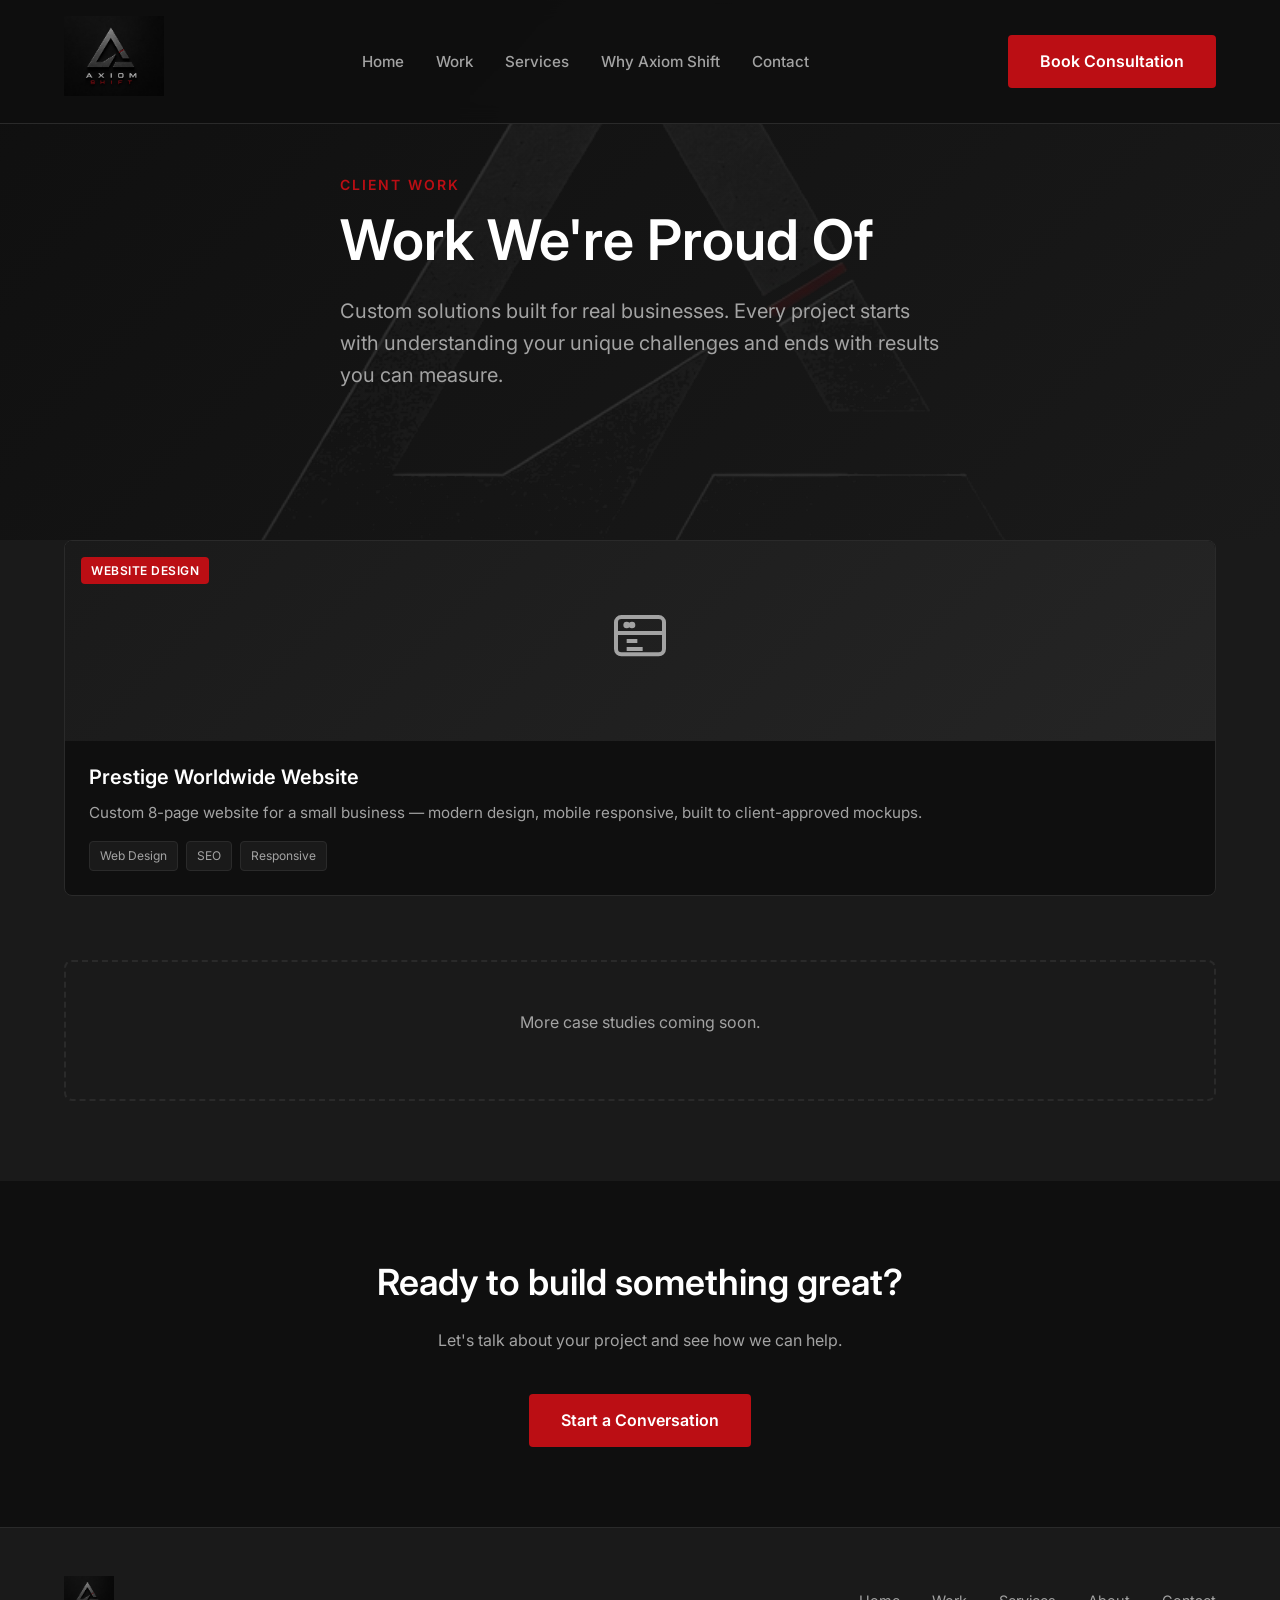
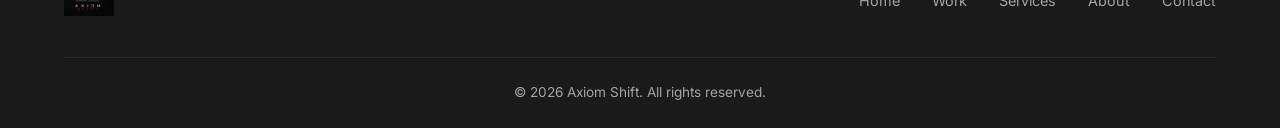
<file: work/index.html>
<!DOCTYPE html>
<html lang="en">
<head>
  <meta charset="UTF-8">
  <meta name="viewport" content="width=device-width, initial-scale=1.0">
  <meta name="description" content="Axiom Shift client work — custom websites, process automation, and business consulting projects.">
  <title>Our Work | Axiom Shift</title>
  
  <link rel="preconnect" href="https://fonts.googleapis.com">
  <link rel="preconnect" href="https://fonts.gstatic.com" crossorigin>
  <link href="https://fonts.googleapis.com/css2?family=Inter:wght@400;500;600;700&display=swap" rel="stylesheet">
  <link rel="stylesheet" href="../css/styles.css">
  <link rel="icon" type="image/png" href="../images/logo.png">
</head>
<body>

  <!-- Header -->
  <header>
    <div class="container">
      <nav>
        <a href="../" class="logo">
          <img src="../images/logo.png" alt="Axiom Shift" id="logo">
        </a>
        <ul class="nav-links">
          <li><a href="../">Home</a></li>
          <li><a href="/">Work</a></li>
          <li><a href="../#services">Services</a></li>
          <li><a href="../#about">Why Axiom Shift</a></li>
          <li><a href="../#contact">Contact</a></li>
        </ul>
        <a href="../#contact" class="btn btn-primary">Book Consultation</a>
      </nav>
    </div>
  </header>

  <!-- Page Hero -->
  <section class="hero" style="min-height: 60vh; padding: 140px 0 80px;">
    <div class="container">
      <div class="hero-content">
        <h6 style="color: var(--color-primary); font-size: 0.875rem; text-transform: uppercase; letter-spacing: 2px; margin-bottom: 16px;">Client Work</h6>
        <h1>Work We're Proud Of</h1>
        <p style="max-width: 600px;">Custom solutions built for real businesses. Every project starts with understanding your unique challenges and ends with results you can measure.</p>
      </div>
    </div>
  </section>

  <!-- Portfolio Grid -->
  <section class="services" style="padding-top: 0;">
    <div class="container">
      <div class="work-grid">

        <a href="prestige-worldwide/" class="work-card">
          <div class="work-card-inner">
            <div class="work-badge">Website Design</div>
            <div class="work-placeholder">
              <svg viewBox="0 0 24 24" fill="none" stroke="currentColor" stroke-width="1.5">
                <rect x="3" y="3" width="18" height="14" rx="2"/>
                <path d="M3 9h18"/>
                <circle cx="7" cy="6" r="0.5" fill="currentColor"/>
                <circle cx="9" cy="6" r="0.5" fill="currentColor"/>
                <path d="M7 12h4M7 15h6"/>
              </svg>
            </div>
            <div class="work-card-content">
              <h3>Prestige Worldwide Website</h3>
              <p>Custom 8-page website for a small business — modern design, mobile responsive, built to client-approved mockups.</p>
              <div class="work-tags">
                <span>Web Design</span>
                <span>SEO</span>
                <span>Responsive</span>
              </div>
            </div>
            <div class="work-arrow">
              <svg viewBox="0 0 24 24" fill="none" stroke="currentColor" stroke-width="2">
                <path d="M5 12h14M12 5l7 7-7 7"/>
              </svg>
            </div>
          </div>
        </a>

      </div>

      <!-- Coming Soon Placeholder -->
      <div class="coming-soon">
        <p>More case studies coming soon.</p>
      </div>
    </div>
  </section>

  <!-- CTA Section -->
  <section class="contact" style="text-align: center;">
    <div class="container">
      <h2>Ready to build something great?</h2>
      <p style="max-width: 500px; margin: 24px auto 40px;">Let's talk about your project and see how we can help.</p>
      <a href="../#contact" class="btn btn-primary">Start a Conversation</a>
    </div>
  </section>

  <!-- Footer -->
  <footer>
    <div class="container">
      <div class="footer-content">
        <div class="footer-logo">
          <img src="../images/logo.png" alt="Axiom Shift" style="height: 40px; width: auto;">
        </div>
        <ul class="footer-links">
          <li><a href="../">Home</a></li>
          <li><a href="/">Work</a></li>
          <li><a href="../#services">Services</a></li>
          <li><a href="../#about">About</a></li>
          <li><a href="../#contact">Contact</a></li>
        </ul>
      </div>
      <div class="footer-bottom">
        <p>&copy; 2026 Axiom Shift. All rights reserved.</p>
      </div>
    </div>
  </footer>

  <script src="../js/main.js"></script>

  <style>
    .work-grid {
      display: grid;
      grid-template-columns: repeat(auto-fit, minmax(340px, 1fr));
      gap: 32px;
      margin-bottom: 64px;
    }

    .work-card {
      display: block;
      text-decoration: none;
      color: inherit;
    }

    .work-card-inner {
      background: var(--color-bg-dark);
      border: 1px solid var(--color-border);
      border-radius: 8px;
      overflow: hidden;
      transition: all 0.3s ease;
      position: relative;
    }

    .work-card:hover .work-card-inner {
      border-color: var(--color-primary);
      transform: translateY(-4px);
    }

    .work-badge {
      position: absolute;
      top: 16px;
      left: 16px;
      background: var(--color-primary);
      color: white;
      font-size: 0.75rem;
      font-weight: 600;
      padding: 4px 10px;
      border-radius: 4px;
      text-transform: uppercase;
      letter-spacing: 0.5px;
    }

    .work-placeholder {
      height: 200px;
      background: linear-gradient(135deg, var(--color-bg-card) 0%, #252525 100%);
      display: flex;
      align-items: center;
      justify-content: center;
      color: var(--color-text-muted);
    }

    .work-placeholder svg {
      width: 64px;
      height: 64px;
    }

    .work-card-content {
      padding: 24px;
    }

    .work-card-content h3 {
      color: var(--color-white);
      font-size: 1.25rem;
      margin-bottom: 12px;
    }

    .work-card-content p {
      color: var(--color-text-muted);
      font-size: 0.95rem;
      margin-bottom: 16px;
    }

    .work-tags {
      display: flex;
      gap: 8px;
      flex-wrap: wrap;
    }

    .work-tags span {
      background: var(--color-bg-card);
      color: var(--color-text-muted);
      font-size: 0.75rem;
      padding: 4px 10px;
      border-radius: 4px;
      border: 1px solid var(--color-border);
    }

    .work-arrow {
      position: absolute;
      bottom: 24px;
      right: 24px;
      width: 32px;
      height: 32px;
      color: var(--color-primary);
      opacity: 0;
      transition: opacity 0.3s ease;
    }

    .work-card:hover .work-arrow {
      opacity: 1;
    }

    .coming-soon {
      text-align: center;
      padding: 48px;
      border: 2px dashed var(--color-border);
      border-radius: 8px;
      color: var(--color-text-muted);
    }
  </style>

</body>
</html>
</file>
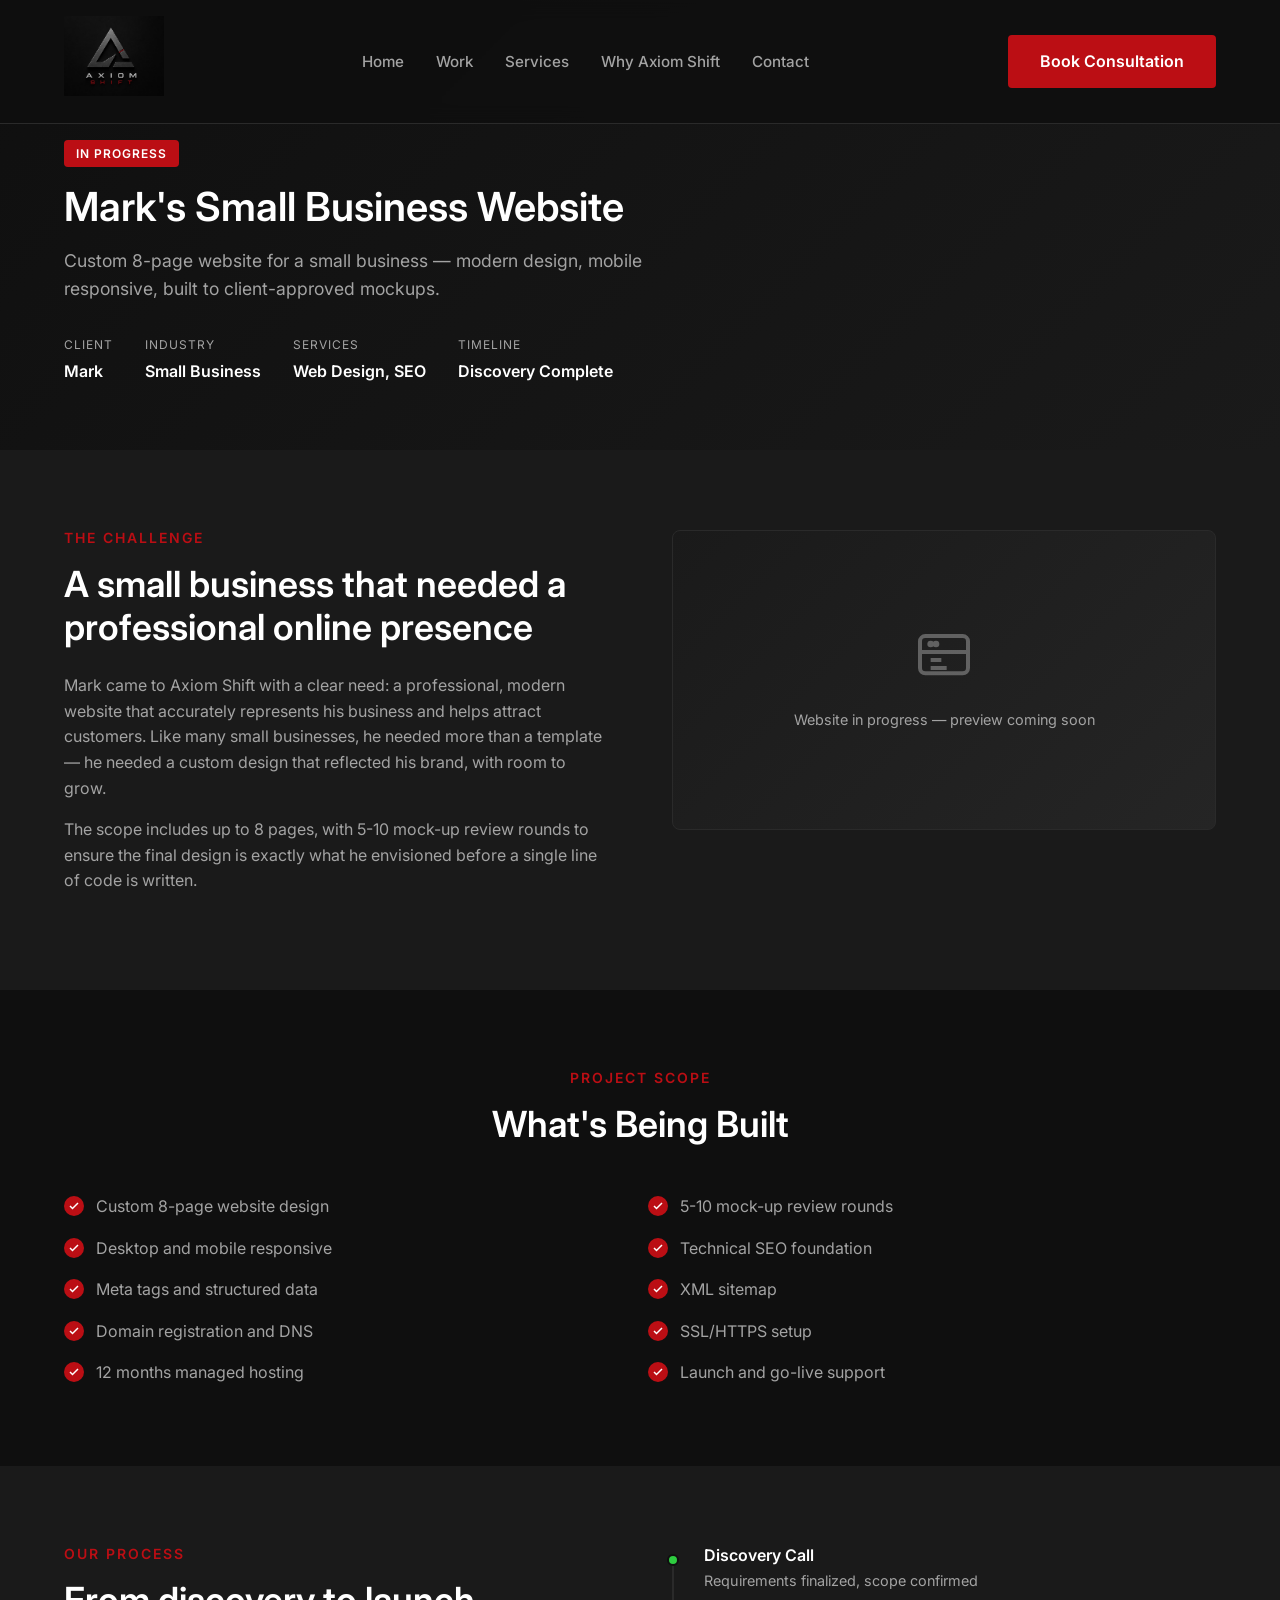
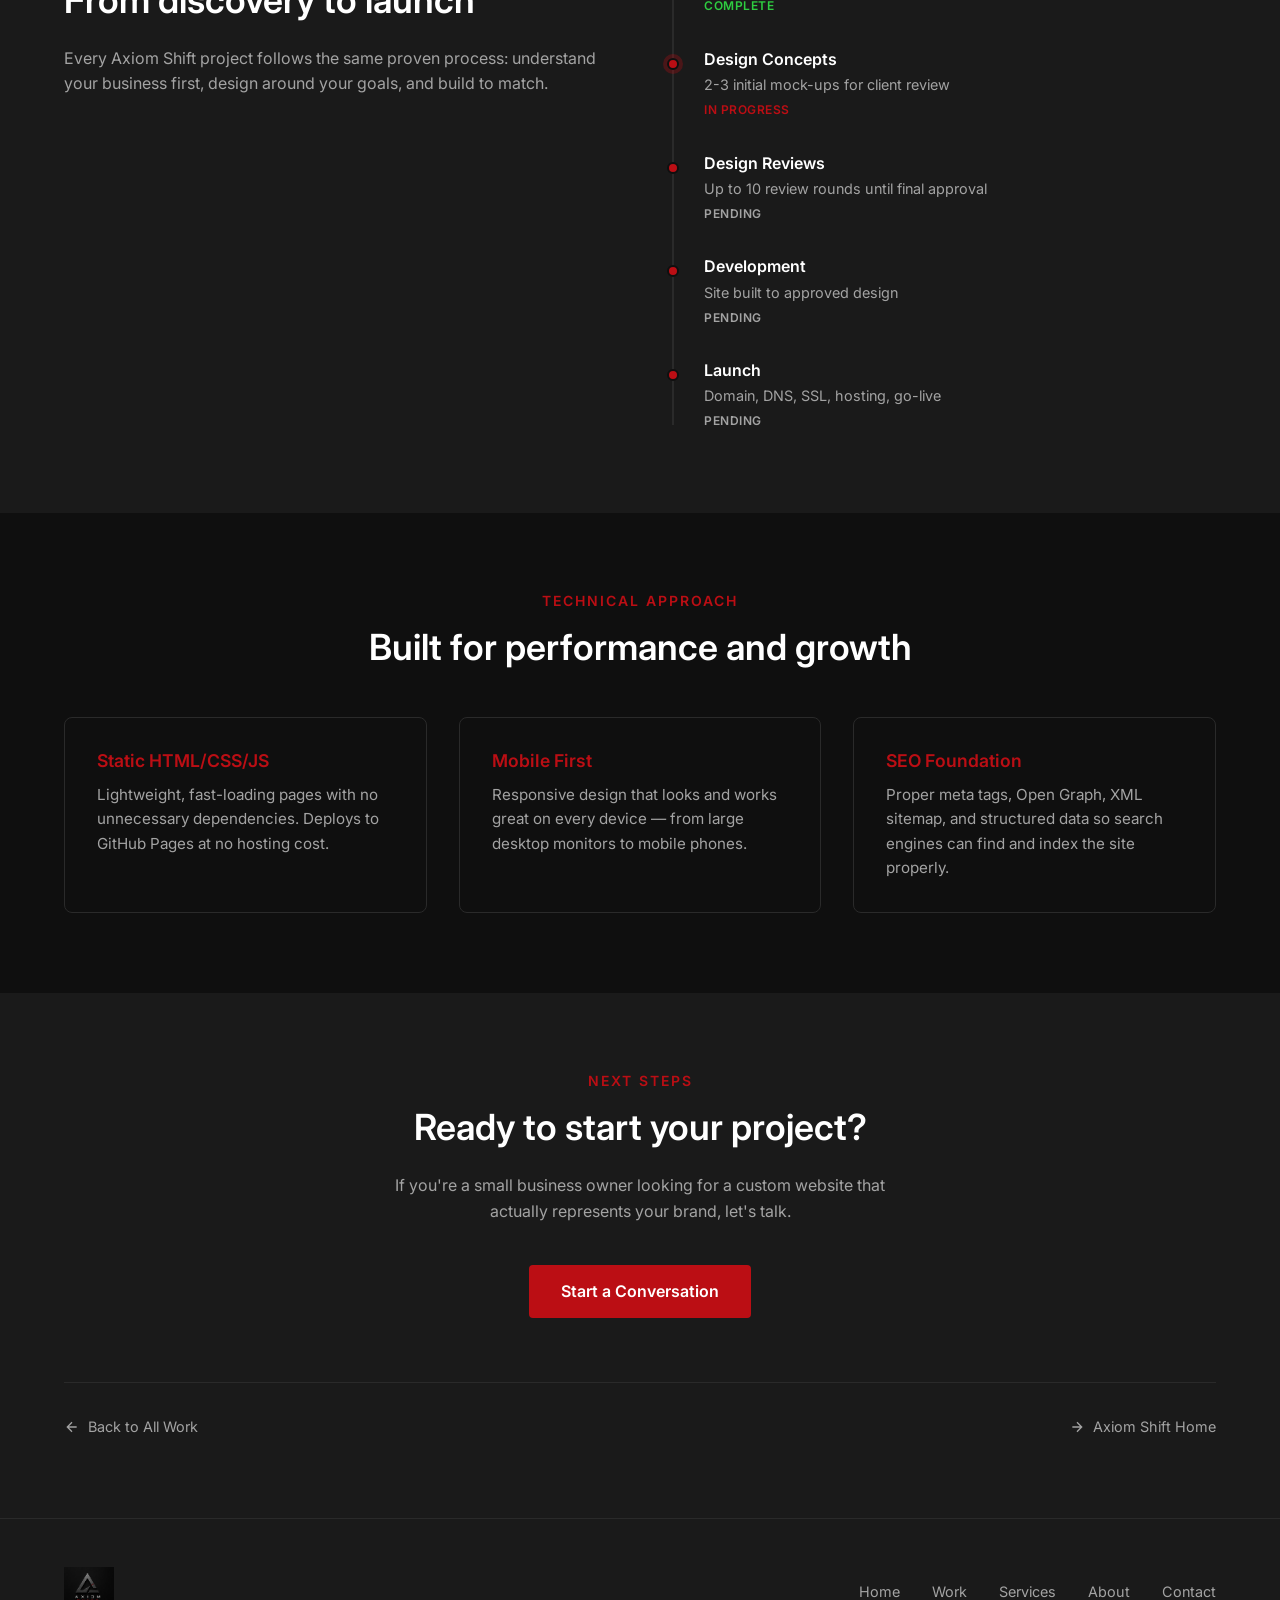
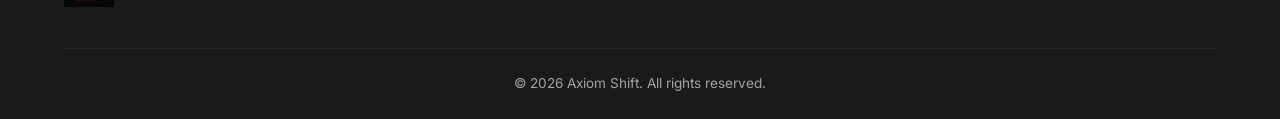
<file: work/marks-website/index.html>
<!DOCTYPE html>
<html lang="en">
<head>
  <meta charset="UTF-8">
  <meta name="viewport" content="width=device-width, initial-scale=1.0">
  <meta name="description" content="Custom 8-page small business website — modern design, mobile responsive, built to client-approved mockups.">
  <title>Mark's Small Business Website | Axiom Shift</title>
  
  <link rel="preconnect" href="https://fonts.googleapis.com">
  <link rel="preconnect" href="https://fonts.gstatic.com" crossorigin>
  <link href="https://fonts.googleapis.com/css2?family=Inter:wght@400;500;600;700&display=swap" rel="stylesheet">
  <link rel="stylesheet" href="../../css/styles.css">
  <link rel="icon" type="image/png" href="../../images/logo.png">

  <style>
    /* Case Study Specific */
    .cs-hero {
      min-height: 50vh;
      padding: 140px 0 60px;
      background: linear-gradient(135deg, var(--color-bg-dark) 0%, #1a1a1a 100%);
    }

    .cs-badge {
      display: inline-block;
      background: var(--color-primary);
      color: white;
      font-size: 0.75rem;
      font-weight: 600;
      padding: 4px 12px;
      border-radius: 4px;
      text-transform: uppercase;
      letter-spacing: 1px;
      margin-bottom: 16px;
    }

    .cs-meta {
      display: flex;
      gap: 32px;
      margin-top: 32px;
      flex-wrap: wrap;
    }

    .cs-meta-item {
      display: flex;
      flex-direction: column;
      gap: 4px;
    }

    .cs-meta-label {
      font-size: 0.75rem;
      color: var(--color-text-muted);
      text-transform: uppercase;
      letter-spacing: 1px;
    }

    .cs-meta-value {
      font-weight: 600;
      color: var(--color-white);
    }

    .cs-section {
      padding: 80px 0;
    }

    .cs-section-alt {
      background: var(--color-bg-card);
    }

    .cs-grid-2 {
      display: grid;
      grid-template-columns: 1fr 1fr;
      gap: 64px;
      align-items: start;
    }

    .cs-grid-3 {
      display: grid;
      grid-template-columns: repeat(3, 1fr);
      gap: 32px;
    }

    .cs-card {
      background: var(--color-bg-dark);
      padding: 32px;
      border-radius: 8px;
      border: 1px solid var(--color-border);
    }

    .cs-card h3 {
      color: var(--color-primary);
      margin-bottom: 12px;
      font-size: 1.1rem;
    }

    .cs-card p {
      font-size: 0.95rem;
      margin: 0;
    }

    .cs-scope-list {
      list-style: none;
      display: grid;
      grid-template-columns: 1fr 1fr;
      gap: 16px;
    }

    .cs-scope-list li {
      display: flex;
      align-items: flex-start;
      gap: 12px;
      color: var(--color-text-muted);
    }

    .cs-scope-list li::before {
      content: '';
      width: 20px;
      height: 20px;
      background: var(--color-primary);
      border-radius: 50%;
      flex-shrink: 0;
      margin-top: 2px;
      background-image: url("data:image/svg+xml,%3Csvg xmlns='http://www.w3.org/2000/svg' viewBox='0 0 24 24' fill='none' stroke='white' stroke-width='3'%3E%3Cpolyline points='20 6 9 17 4 12'/%3E%3C/svg%3E");
      background-size: 12px;
      background-position: center;
      background-repeat: no-repeat;
    }

    .cs-timeline {
      position: relative;
      padding-left: 32px;
    }

    .cs-timeline::before {
      content: '';
      position: absolute;
      left: 0;
      top: 8px;
      bottom: 8px;
      width: 2px;
      background: var(--color-border);
    }

    .cs-timeline-item {
      position: relative;
      padding-bottom: 32px;
    }

    .cs-timeline-item:last-child {
      padding-bottom: 0;
    }

    .cs-timeline-item::before {
      content: '';
      position: absolute;
      left: -37px;
      top: 8px;
      width: 12px;
      height: 12px;
      background: var(--color-primary);
      border-radius: 50%;
      border: 2px solid var(--color-bg-dark);
    }

    .cs-timeline-item.completed::before {
      background: #2ecc40;
    }

    .cs-timeline-item.current::before {
      background: var(--color-primary);
      box-shadow: 0 0 0 4px rgba(187, 14, 20, 0.3);
    }

    .cs-timeline-item h4 {
      color: var(--color-white);
      margin-bottom: 4px;
    }

    .cs-timeline-item p {
      font-size: 0.9rem;
      margin: 0;
    }

    .cs-timeline-item .status {
      font-size: 0.75rem;
      font-weight: 600;
      text-transform: uppercase;
      letter-spacing: 0.5px;
      margin-top: 4px;
    }

    .cs-timeline-item .status.done { color: #2ecc40; }
    .cs-timeline-item .status.active { color: var(--color-primary); }
    .cs-timeline-item .status.pending { color: var(--color-text-muted); }

    .cs-placeholder {
      background: linear-gradient(135deg, var(--color-bg-card) 0%, #252525 100%);
      border: 1px solid var(--color-border);
      border-radius: 8px;
      height: 300px;
      display: flex;
      flex-direction: column;
      align-items: center;
      justify-content: center;
      gap: 16px;
      color: var(--color-text-muted);
    }

    .cs-placeholder svg {
      width: 64px;
      height: 64px;
      opacity: 0.5;
    }

    .cs-placeholder p {
      font-size: 0.9rem;
      margin: 0;
    }

    .cs-nav {
      display: flex;
      justify-content: space-between;
      align-items: center;
      margin-top: 64px;
      padding-top: 32px;
      border-top: 1px solid var(--color-border);
    }

    .cs-nav a {
      color: var(--color-text-muted);
      font-size: 0.9rem;
      display: flex;
      align-items: center;
      gap: 8px;
      transition: color 0.3s ease;
    }

    .cs-nav a:hover {
      color: var(--color-primary);
    }

    .cs-nav a svg {
      width: 16px;
      height: 16px;
    }

    @media (max-width: 768px) {
      .cs-grid-2 { grid-template-columns: 1fr; }
      .cs-grid-3 { grid-template-columns: 1fr; }
      .cs-scope-list { grid-template-columns: 1fr; }
    }
  </style>
</head>
<body>

  <!-- Header -->
  <header>
    <div class="container">
      <nav>
        <a href="../../" class="logo">
          <img src="../../images/logo.png" alt="Axiom Shift" id="logo">
        </a>
        <ul class="nav-links">
          <li><a href="../../">Home</a></li>
          <li><a href="../">Work</a></li>
          <li><a href="../../#services">Services</a></li>
          <li><a href="../../#about">Why Axiom Shift</a></li>
          <li><a href="../../#contact">Contact</a></li>
        </ul>
        <a href="../../#contact" class="btn btn-primary">Book Consultation</a>
      </nav>
    </div>
  </header>

  <!-- Case Study Hero -->
  <section class="cs-hero">
    <div class="container">
      <div class="cs-badge">In Progress</div>
      <h1 style="font-size: 2.5rem; margin-bottom: 16px;">Mark's Small Business Website</h1>
      <p style="max-width: 600px; font-size: 1.1rem;">Custom 8-page website for a small business — modern design, mobile responsive, built to client-approved mockups.</p>
      
      <div class="cs-meta">
        <div class="cs-meta-item">
          <span class="cs-meta-label">Client</span>
          <span class="cs-meta-value">Mark</span>
        </div>
        <div class="cs-meta-item">
          <span class="cs-meta-label">Industry</span>
          <span class="cs-meta-value">Small Business</span>
        </div>
        <div class="cs-meta-item">
          <span class="cs-meta-label">Services</span>
          <span class="cs-meta-value">Web Design, SEO</span>
        </div>
        <div class="cs-meta-item">
          <span class="cs-meta-label">Timeline</span>
          <span class="cs-meta-value">Discovery Complete</span>
        </div>
      </div>
    </div>
  </section>

  <!-- Overview -->
  <section class="cs-section cs-section-alt">
    <div class="container">
      <div class="cs-grid-2">
        <div>
          <h6 style="color: var(--color-primary); font-size: 0.875rem; text-transform: uppercase; letter-spacing: 2px; margin-bottom: 16px;">The Challenge</h6>
          <h2 style="margin-bottom: 24px;">A small business that needed a professional online presence</h2>
          <p>Mark came to Axiom Shift with a clear need: a professional, modern website that accurately represents his business and helps attract customers. Like many small businesses, he needed more than a template — he needed a custom design that reflected his brand, with room to grow.</p>
          <p>The scope includes up to 8 pages, with 5-10 mock-up review rounds to ensure the final design is exactly what he envisioned before a single line of code is written.</p>
        </div>
        <div class="cs-placeholder">
          <svg viewBox="0 0 24 24" fill="none" stroke="currentColor" stroke-width="1.5">
            <rect x="3" y="3" width="18" height="14" rx="2"/>
            <path d="M3 9h18"/>
            <circle cx="7" cy="6" r="0.5" fill="currentColor"/>
            <circle cx="9" cy="6" r="0.5" fill="currentColor"/>
            <path d="M7 12h4M7 15h6"/>
          </svg>
          <p>Website in progress — preview coming soon</p>
        </div>
      </div>
    </div>
  </section>

  <!-- Scope -->
  <section class="cs-section">
    <div class="container">
      <h6 style="color: var(--color-primary); font-size: 0.875rem; text-transform: uppercase; letter-spacing: 2px; margin-bottom: 16px; text-align: center;">Project Scope</h6>
      <h2 style="text-align: center; margin-bottom: 48px;">What's Being Built</h2>
      
      <ul class="cs-scope-list">
        <li>Custom 8-page website design</li>
        <li>5-10 mock-up review rounds</li>
        <li>Desktop and mobile responsive</li>
        <li>Technical SEO foundation</li>
        <li>Meta tags and structured data</li>
        <li>XML sitemap</li>
        <li>Domain registration and DNS</li>
        <li>SSL/HTTPS setup</li>
        <li>12 months managed hosting</li>
        <li>Launch and go-live support</li>
      </ul>
    </div>
  </section>

  <!-- Process -->
  <section class="cs-section cs-section-alt">
    <div class="container">
      <div class="cs-grid-2">
        <div>
          <h6 style="color: var(--color-primary); font-size: 0.875rem; text-transform: uppercase; letter-spacing: 2px; margin-bottom: 16px;">Our Process</h6>
          <h2 style="margin-bottom: 24px;">From discovery to launch</h2>
          <p>Every Axiom Shift project follows the same proven process: understand your business first, design around your goals, and build to match.</p>
        </div>
        <div class="cs-timeline">
          <div class="cs-timeline-item completed">
            <h4>Discovery Call</h4>
            <p>Requirements finalized, scope confirmed</p>
            <span class="status done">Complete</span>
          </div>
          <div class="cs-timeline-item current">
            <h4>Design Concepts</h4>
            <p>2-3 initial mock-ups for client review</p>
            <span class="status active">In Progress</span>
          </div>
          <div class="cs-timeline-item">
            <h4>Design Reviews</h4>
            <p>Up to 10 review rounds until final approval</p>
            <span class="status pending">Pending</span>
          </div>
          <div class="cs-timeline-item">
            <h4>Development</h4>
            <p>Site built to approved design</p>
            <span class="status pending">Pending</span>
          </div>
          <div class="cs-timeline-item">
            <h4>Launch</h4>
            <p>Domain, DNS, SSL, hosting, go-live</p>
            <span class="status pending">Pending</span>
          </div>
        </div>
      </div>
    </div>
  </section>

  <!-- Tech Stack -->
  <section class="cs-section">
    <div class="container">
      <h6 style="color: var(--color-primary); font-size: 0.875rem; text-transform: uppercase; letter-spacing: 2px; margin-bottom: 16px; text-align: center;">Technical Approach</h6>
      <h2 style="text-align: center; margin-bottom: 48px;">Built for performance and growth</h2>
      
      <div class="cs-grid-3">
        <div class="cs-card">
          <h3>Static HTML/CSS/JS</h3>
          <p>Lightweight, fast-loading pages with no unnecessary dependencies. Deploys to GitHub Pages at no hosting cost.</p>
        </div>
        <div class="cs-card">
          <h3>Mobile First</h3>
          <p>Responsive design that looks and works great on every device — from large desktop monitors to mobile phones.</p>
        </div>
        <div class="cs-card">
          <h3>SEO Foundation</h3>
          <p>Proper meta tags, Open Graph, XML sitemap, and structured data so search engines can find and index the site properly.</p>
        </div>
      </div>
    </div>
  </section>

  <!-- Next Steps -->
  <section class="cs-section cs-section-alt">
    <div class="container" style="text-align: center;">
      <h6 style="color: var(--color-primary); font-size: 0.875rem; text-transform: uppercase; letter-spacing: 2px; margin-bottom: 16px;">Next Steps</h6>
      <h2 style="margin-bottom: 24px;">Ready to start your project?</h2>
      <p style="max-width: 500px; margin: 0 auto 40px;">If you're a small business owner looking for a custom website that actually represents your brand, let's talk.</p>
      <a href="../../#contact" class="btn btn-primary">Start a Conversation</a>

      <div class="cs-nav">
        <a href="../">
          <svg viewBox="0 0 24 24" fill="none" stroke="currentColor" stroke-width="2"><path d="M19 12H5M12 19l-7-7 7-7"/></svg>
          Back to All Work
        </a>
        <a href="../../">
          <svg viewBox="0 0 24 24" fill="none" stroke="currentColor" stroke-width="2"><path d="M5 12h14M12 5l7 7-7 7"/></svg>
          Axiom Shift Home
        </a>
      </div>
    </div>
  </section>

  <!-- Footer -->
  <footer>
    <div class="container">
      <div class="footer-content">
        <div class="footer-logo">
          <img src="../../images/logo.png" alt="Axiom Shift" style="height: 40px; width: auto;">
        </div>
        <ul class="footer-links">
          <li><a href="../../">Home</a></li>
          <li><a href="../">Work</a></li>
          <li><a href="../../#services">Services</a></li>
          <li><a href="../../#about">About</a></li>
          <li><a href="../../#contact">Contact</a></li>
        </ul>
      </div>
      <div class="footer-bottom">
        <p>&copy; 2026 Axiom Shift. All rights reserved.</p>
      </div>
    </div>
  </footer>

  <script src="../../js/main.js"></script>

</body>
</html>
</file>
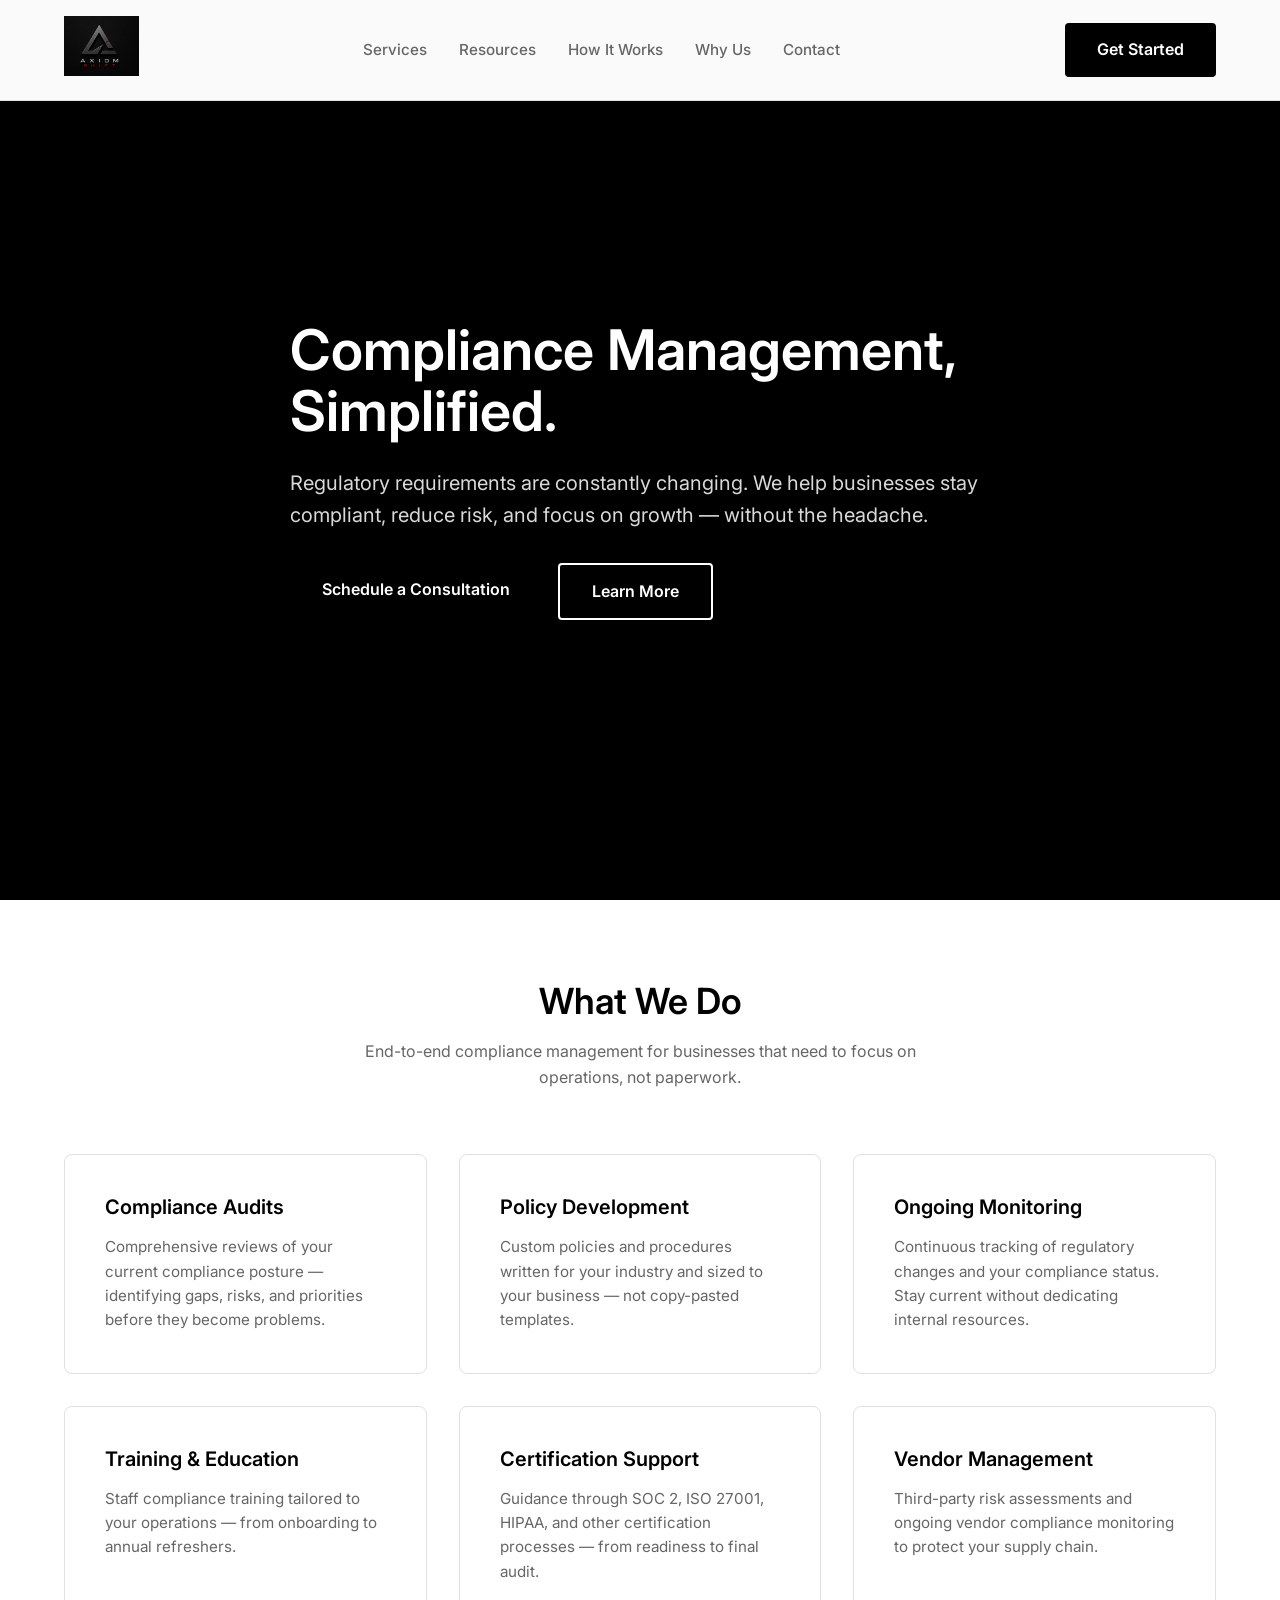
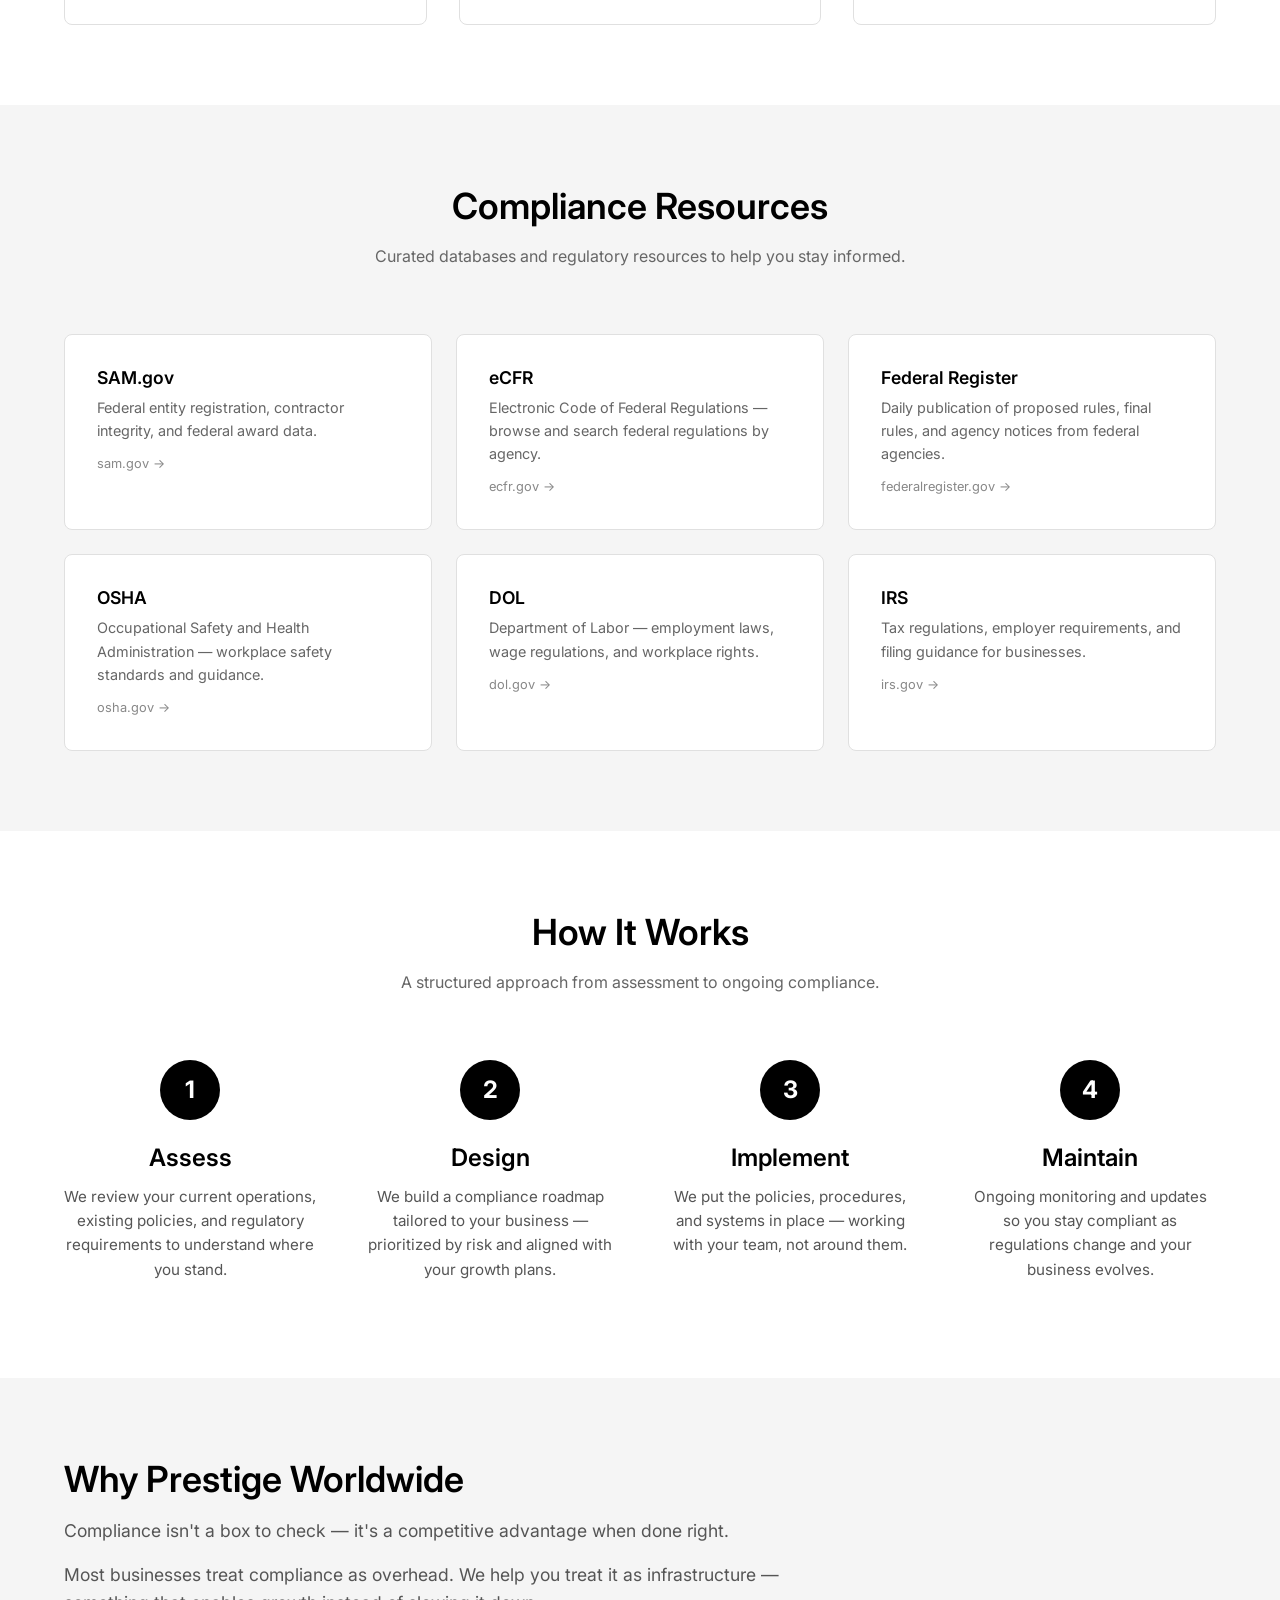
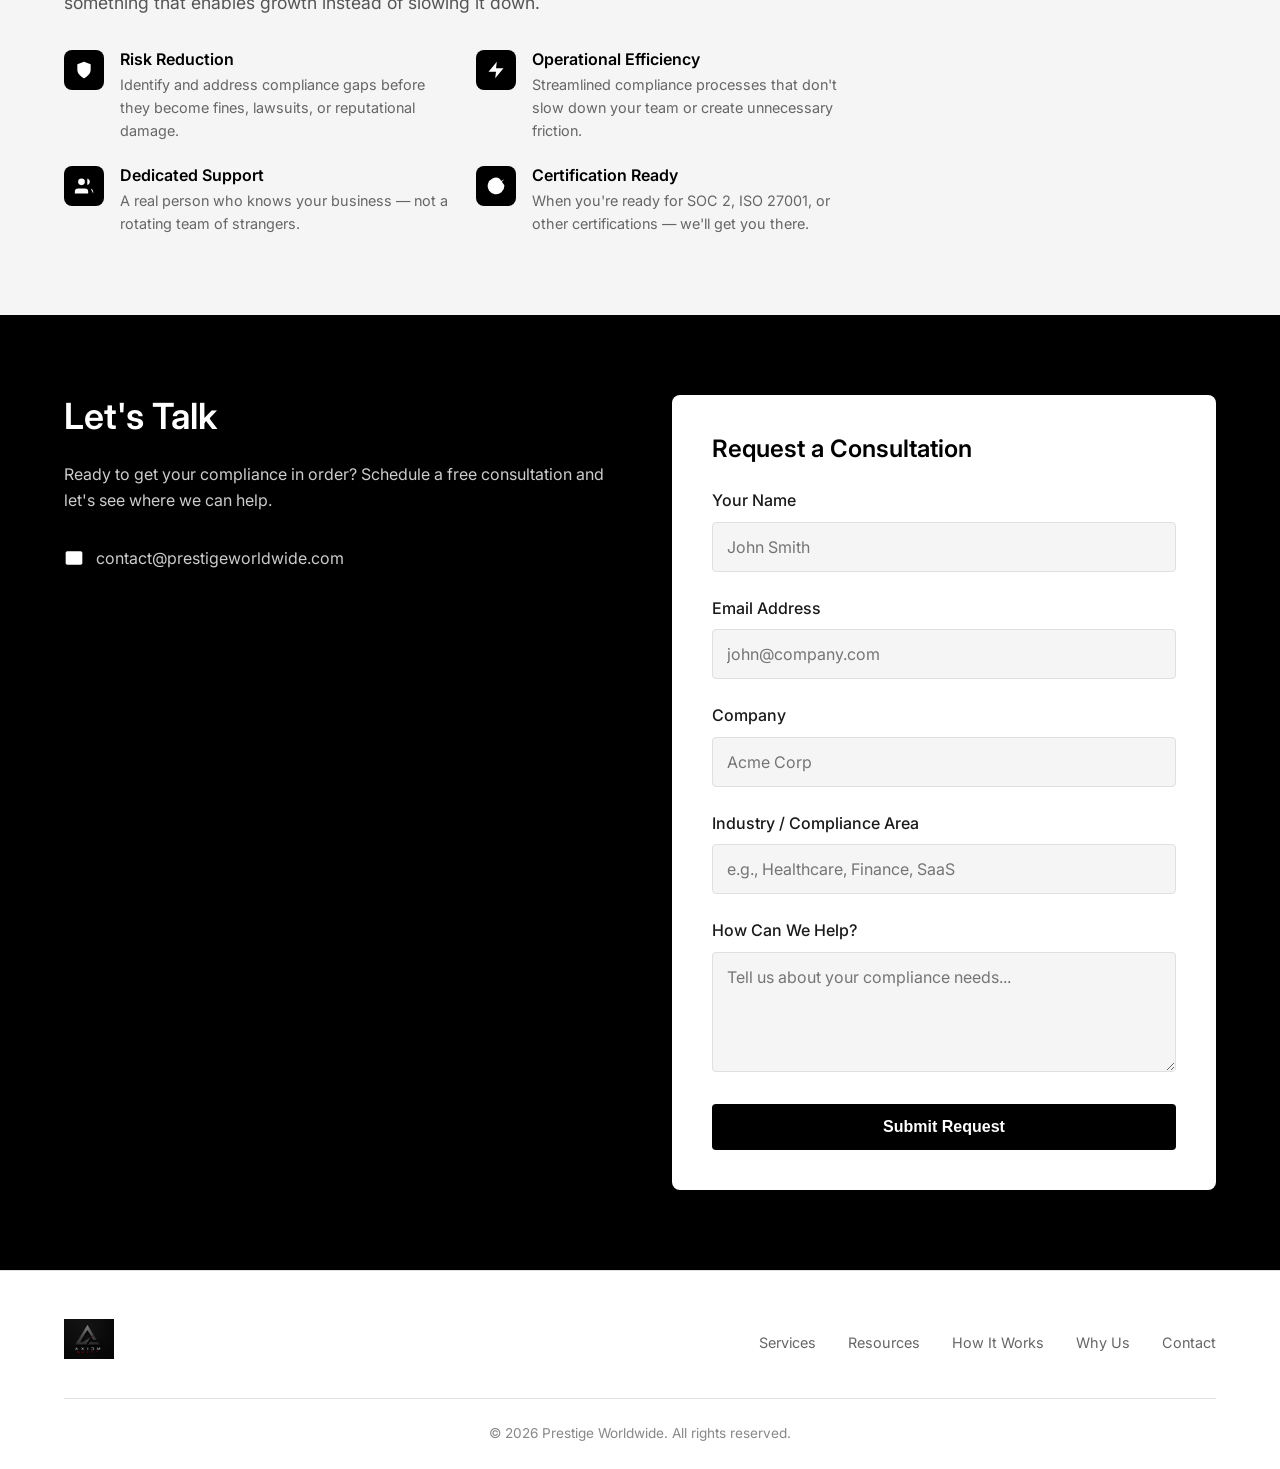
<file: work/prestige-worldwide/index.html>
<!DOCTYPE html>
<html lang="en">
<head>
  <meta charset="UTF-8">
  <meta name="viewport" content="width=device-width, initial-scale=1.0">
  <meta name="description" content="Prestige Worldwide — Compliance management solutions for businesses. Simplifying regulatory requirements so you can focus on what matters.">
  <title>Prestige Worldwide | Compliance Management</title>
  
  <!-- Fonts -->
  <link rel="preconnect" href="https://fonts.googleapis.com">
  <link rel="preconnect" href="https://fonts.gstatic.com" crossorigin>
  <link href="https://fonts.googleapis.com/css2?family=Inter:wght@400;500;600;700&display=swap" rel="stylesheet">
  
  <!-- Favicon -->
  <link rel="icon" type="image/png" href="../../images/logo.png">

  <style>
    /* ===== RESET & BASE ===== */
    *, *::before, *::after {
      box-sizing: border-box;
      margin: 0;
      padding: 0;
    }

    html {
      scroll-behavior: smooth;
    }

    body {
      font-family: 'Inter', -apple-system, BlinkMacSystemFont, 'Segoe UI', sans-serif;
      font-size: 16px;
      line-height: 1.6;
      color: #1a1a1a;
      background-color: #ffffff;
    }

    a {
      color: #000;
      text-decoration: none;
      transition: color 0.3s ease;
    }

    a:hover {
      color: #333;
    }

    img {
      max-width: 100%;
      height: auto;
    }

    /* ===== LAYOUT ===== */
    .container {
      max-width: 1200px;
      margin: 0 auto;
      padding: 0 24px;
    }

    /* ===== TYPOGRAPHY ===== */
    h1, h2, h3, h4, h5, h6 {
      font-weight: 600;
      line-height: 1.2;
      color: #000000;
    }

    h1 { font-size: 3rem; }
    h2 { font-size: 2.25rem; }
    h3 { font-size: 1.5rem; }

    p {
      color: #555555;
      margin-bottom: 1rem;
    }

    /* ===== BUTTONS ===== */
    .btn {
      display: inline-block;
      padding: 14px 32px;
      font-size: 1rem;
      font-weight: 600;
      border: none;
      border-radius: 4px;
      cursor: pointer;
      transition: all 0.3s ease;
      text-decoration: none;
    }

    .btn-primary {
      background-color: #000000;
      color: #ffffff;
    }

    .btn-primary:hover {
      background-color: #1a1a1a;
      color: #ffffff;
      transform: translateY(-2px);
    }

    .btn-outline {
      background-color: transparent;
      border: 2px solid #000000;
      color: #000000;
    }

    .btn-outline:hover {
      background-color: #000000;
      color: #ffffff;
    }

    /* ===== HEADER ===== */
    header {
      position: fixed;
      top: 0;
      left: 0;
      right: 0;
      z-index: 1000;
      background-color: rgba(255, 255, 255, 0.98);
      border-bottom: 1px solid #e0e0e0;
    }

    nav {
      display: flex;
      justify-content: space-between;
      align-items: center;
      padding: 16px 0;
    }

    .logo img {
      height: 60px;
      width: auto;
    }

    .nav-links {
      display: flex;
      gap: 32px;
      list-style: none;
    }

    .nav-links a {
      color: #666666;
      font-weight: 500;
      font-size: 0.95rem;
    }

    .nav-links a:hover {
      color: #000000;
    }

    /* ===== HERO ===== */
    .hero {
      min-height: 100vh;
      display: flex;
      align-items: center;
      padding: 120px 0 80px;
      background: #000000;
    }

    .hero-content {
      max-width: 700px;
    }

    .hero h1 {
      font-size: 3.5rem;
      margin-bottom: 24px;
      line-height: 1.1;
      color: #ffffff;
    }

    .hero p {
      font-size: 1.25rem;
      margin-bottom: 32px;
      color: rgba(255, 255, 255, 0.85);
    }

    .hero-buttons {
      display: flex;
      gap: 16px;
    }

    /* ===== SECTION STYLING ===== */
    section {
      padding: 80px 0;
    }

    .section-header {
      text-align: center;
      margin-bottom: 64px;
    }

    .section-header h2 {
      margin-bottom: 16px;
      color: #000000;
    }

    .section-header p {
      max-width: 600px;
      margin: 0 auto;
      color: #666666;
    }

    /* ===== SERVICES ===== */
    .services {
      background-color: #ffffff;
    }

    .services-grid {
      display: grid;
      grid-template-columns: repeat(auto-fit, minmax(300px, 1fr));
      gap: 32px;
    }

    .service-card {
      background: #ffffff;
      padding: 40px;
      border-radius: 8px;
      border: 1px solid #e0e0e0;
      transition: all 0.3s ease;
    }

    .service-card:hover {
      border-color: #000000;
      transform: translateY(-4px);
    }

    .service-card h3 {
      color: #000000;
      margin-bottom: 16px;
      font-size: 1.25rem;
    }

    .service-card p {
      color: #666666;
      font-size: 0.95rem;
      margin: 0;
    }

    /* ===== DATABASES ===== */
    .databases {
      background-color: #f5f5f5;
    }

    .db-grid {
      display: grid;
      grid-template-columns: repeat(auto-fit, minmax(280px, 1fr));
      gap: 24px;
    }

    .db-card {
      background: #ffffff;
      padding: 32px;
      border-radius: 8px;
      border: 1px solid #e0e0e0;
      text-decoration: none;
      color: inherit;
      transition: all 0.3s ease;
      display: block;
    }

    .db-card:hover {
      border-color: #000000;
      transform: translateY(-2px);
    }

    .db-card h3 {
      color: #000000;
      font-size: 1.1rem;
      margin-bottom: 8px;
    }

    .db-card p {
      font-size: 0.9rem;
      color: #666666;
      margin: 0;
    }

    .db-card .db-link {
      font-size: 0.8rem;
      color: #888888;
      margin-top: 12px;
      display: block;
    }

    /* ===== PROCESS ===== */
    .process {
      background-color: #ffffff;
    }

    .process-grid {
      display: grid;
      grid-template-columns: repeat(auto-fit, minmax(250px, 1fr));
      gap: 48px;
    }

    .process-step {
      text-align: center;
    }

    .step-number {
      width: 60px;
      height: 60px;
      background-color: #000000;
      border-radius: 50%;
      display: flex;
      align-items: center;
      justify-content: center;
      font-size: 1.5rem;
      font-weight: 700;
      color: #ffffff;
      margin: 0 auto 24px;
    }

    .process-step h3 {
      margin-bottom: 12px;
      color: #000000;
    }

    .process-step p {
      font-size: 0.95rem;
      color: #555555;
    }

    /* ===== ABOUT ===== */
    .about {
      background-color: #f5f5f5;
    }

    .about-text {
      max-width: 800px;
    }

    .about-text h2 {
      margin-bottom: 16px;
      color: #000000;
    }

    .about-text > p {
      font-size: 1.1rem;
      color: #555555;
      margin-bottom: 16px;
    }

    .about-features {
      display: grid;
      grid-template-columns: repeat(2, 1fr);
      gap: 24px;
      margin-top: 32px;
    }

    .feature-item {
      display: flex;
      gap: 16px;
      align-items: flex-start;
    }

    .feature-icon {
      width: 40px;
      height: 40px;
      background-color: #000000;
      border-radius: 8px;
      display: flex;
      align-items: center;
      justify-content: center;
      flex-shrink: 0;
    }

    .feature-icon svg {
      width: 20px;
      height: 20px;
      fill: #ffffff;
    }

    .feature-item h4 {
      font-size: 1rem;
      margin-bottom: 4px;
      color: #000000;
    }

    .feature-item p {
      font-size: 0.9rem;
      color: #666666;
      margin: 0;
    }

    /* ===== CONTACT ===== */
    .contact {
      background-color: #000000;
      color: #ffffff;
    }

    .contact-wrapper {
      display: grid;
      grid-template-columns: 1fr 1fr;
      gap: 64px;
    }

    .contact-info h2 {
      color: #ffffff;
      margin-bottom: 24px;
    }

    .contact-info > p {
      color: rgba(255, 255, 255, 0.8);
      margin-bottom: 32px;
    }

    .contact-details {
      display: flex;
      flex-direction: column;
      gap: 16px;
    }

    .contact-item {
      display: flex;
      align-items: center;
      gap: 12px;
      color: rgba(255, 255, 255, 0.8);
    }

    .contact-item svg {
      width: 20px;
      height: 20px;
      fill: #ffffff;
      flex-shrink: 0;
    }

    .contact-form {
      background: #ffffff;
      padding: 40px;
      border-radius: 8px;
    }

    .contact-form h3 {
      color: #000000;
      margin-bottom: 24px;
    }

    .form-group {
      margin-bottom: 24px;
    }

    .form-group label {
      display: block;
      margin-bottom: 8px;
      font-weight: 500;
      color: #1a1a1a;
    }

    .form-group input,
    .form-group textarea {
      width: 100%;
      padding: 14px;
      background-color: #f5f5f5;
      border: 1px solid #e0e0e0;
      border-radius: 4px;
      color: #1a1a1a;
      font-family: 'Inter', sans-serif;
      font-size: 1rem;
    }

    .form-group input:focus,
    .form-group textarea:focus {
      outline: none;
      border-color: #000000;
    }

    .form-group textarea {
      min-height: 120px;
      resize: vertical;
    }

    /* ===== FOOTER ===== */
    footer {
      background-color: #ffffff;
      padding: 48px 0 24px;
      border-top: 1px solid #e0e0e0;
    }

    .footer-content {
      display: flex;
      justify-content: space-between;
      align-items: center;
      margin-bottom: 32px;
    }

    .footer-logo img {
      height: 40px;
      width: auto;
    }

    .footer-links {
      display: flex;
      gap: 32px;
      list-style: none;
    }

    .footer-links a {
      color: #666666;
      font-size: 0.9rem;
    }

    .footer-links a:hover {
      color: #000000;
    }

    .footer-bottom {
      text-align: center;
      padding-top: 24px;
      border-top: 1px solid #e0e0e0;
    }

    .footer-bottom p {
      font-size: 0.85rem;
      color: #888888;
      margin: 0;
    }

    /* ===== RESPONSIVE ===== */
    @media (max-width: 768px) {
      h1 { font-size: 2.5rem; }
      h2 { font-size: 1.75rem; }
      
      .hero h1 { font-size: 2.5rem; }
      .hero { padding: 100px 0 60px; }
      
      .nav-links { display: none; }
      
      .contact-wrapper,
      .about-features,
      .services-grid,
      .process-grid {
        grid-template-columns: 1fr;
        gap: 32px;
      }
      
      .hero-buttons {
        flex-direction: column;
      }
    }
  </style>
</head>
<body>

  <!-- Header -->
  <header>
    <div class="container">
      <nav>
        <a href="#" class="logo">
          <img src="../../images/logo.png" alt="Prestige Worldwide">
        </a>
        <ul class="nav-links">
          <li><a href="#services">Services</a></li>
          <li><a href="#databases">Resources</a></li>
          <li><a href="#process">How It Works</a></li>
          <li><a href="#about">Why Us</a></li>
          <li><a href="#contact">Contact</a></li>
        </ul>
        <a href="#contact" class="btn btn-primary">Get Started</a>
      </nav>
    </div>
  </header>

  <!-- Hero Section -->
  <section class="hero">
    <div class="container">
      <div class="hero-content">
        <h1>Compliance Management,<br>Simplified.</h1>
        <p>Regulatory requirements are constantly changing. We help businesses stay compliant, reduce risk, and focus on growth — without the headache.</p>
        <div class="hero-buttons">
          <a href="#contact" class="btn btn-primary">Schedule a Consultation</a>
          <a href="#services" class="btn btn-outline" style="border-color: #ffffff; color: #ffffff;">Learn More</a>
        </div>
      </div>
    </div>
  </section>

  <!-- Services Section -->
  <section id="services" class="services">
    <div class="container">
      <div class="section-header">
        <h2>What We Do</h2>
        <p>End-to-end compliance management for businesses that need to focus on operations, not paperwork.</p>
      </div>
      <div class="services-grid">
        <div class="service-card">
          <h3>Compliance Audits</h3>
          <p>Comprehensive reviews of your current compliance posture — identifying gaps, risks, and priorities before they become problems.</p>
        </div>
        <div class="service-card">
          <h3>Policy Development</h3>
          <p>Custom policies and procedures written for your industry and sized to your business — not copy-pasted templates.</p>
        </div>
        <div class="service-card">
          <h3>Ongoing Monitoring</h3>
          <p>Continuous tracking of regulatory changes and your compliance status. Stay current without dedicating internal resources.</p>
        </div>
        <div class="service-card">
          <h3>Training & Education</h3>
          <p>Staff compliance training tailored to your operations — from onboarding to annual refreshers.</p>
        </div>
        <div class="service-card">
          <h3>Certification Support</h3>
          <p>Guidance through SOC 2, ISO 27001, HIPAA, and other certification processes — from readiness to final audit.</p>
        </div>
        <div class="service-card">
          <h3>Vendor Management</h3>
          <p>Third-party risk assessments and ongoing vendor compliance monitoring to protect your supply chain.</p>
        </div>
      </div>
    </div>
  </section>

  <!-- Database Resources -->
  <section id="databases" class="databases">
    <div class="container">
      <div class="section-header">
        <h2>Compliance Resources</h2>
        <p>Curated databases and regulatory resources to help you stay informed.</p>
      </div>
      <div class="db-grid">
        <a href="https://www.sam.gov/" target="_blank" rel="noopener" class="db-card">
          <h3>SAM.gov</h3>
          <p>Federal entity registration, contractor integrity, and federal award data.</p>
          <span class="db-link">sam.gov →</span>
        </a>
        <a href="https://www.ecfr.gov/" target="_blank" rel="noopener" class="db-card">
          <h3>eCFR</h3>
          <p>Electronic Code of Federal Regulations — browse and search federal regulations by agency.</p>
          <span class="db-link">ecfr.gov →</span>
        </a>
        <a href="https://www.federalregister.gov/" target="_blank" rel="noopener" class="db-card">
          <h3>Federal Register</h3>
          <p>Daily publication of proposed rules, final rules, and agency notices from federal agencies.</p>
          <span class="db-link">federalregister.gov →</span>
        </a>
        <a href="https://www.osha.gov/" target="_blank" rel="noopener" class="db-card">
          <h3>OSHA</h3>
          <p>Occupational Safety and Health Administration — workplace safety standards and guidance.</p>
          <span class="db-link">osha.gov →</span>
        </a>
        <a href="https://www.dol.gov/" target="_blank" rel="noopener" class="db-card">
          <h3>DOL</h3>
          <p>Department of Labor — employment laws, wage regulations, and workplace rights.</p>
          <span class="db-link">dol.gov →</span>
        </a>
        <a href="https://www.irs.gov/" target="_blank" rel="noopener" class="db-card">
          <h3>IRS</h3>
          <p>Tax regulations, employer requirements, and filing guidance for businesses.</p>
          <span class="db-link">irs.gov →</span>
        </a>
      </div>
    </div>
  </section>

  <!-- Process Section -->
  <section id="process" class="process">
    <div class="container">
      <div class="section-header">
        <h2>How It Works</h2>
        <p>A structured approach from assessment to ongoing compliance.</p>
      </div>
      <div class="process-grid">
        <div class="process-step">
          <div class="step-number">1</div>
          <h3>Assess</h3>
          <p>We review your current operations, existing policies, and regulatory requirements to understand where you stand.</p>
        </div>
        <div class="process-step">
          <div class="step-number">2</div>
          <h3>Design</h3>
          <p>We build a compliance roadmap tailored to your business — prioritized by risk and aligned with your growth plans.</p>
        </div>
        <div class="process-step">
          <div class="step-number">3</div>
          <h3>Implement</h3>
          <p>We put the policies, procedures, and systems in place — working with your team, not around them.</p>
        </div>
        <div class="process-step">
          <div class="step-number">4</div>
          <h3>Maintain</h3>
          <p>Ongoing monitoring and updates so you stay compliant as regulations change and your business evolves.</p>
        </div>
      </div>
    </div>
  </section>

  <!-- About Section -->
  <section id="about" class="about">
    <div class="container">
      <div class="about-text">
        <h2>Why Prestige Worldwide</h2>
        <p>Compliance isn't a box to check — it's a competitive advantage when done right.</p>
        <p>Most businesses treat compliance as overhead. We help you treat it as infrastructure — something that enables growth instead of slowing it down.</p>
        <div class="about-features">
          <div class="feature-item">
            <div class="feature-icon">
              <svg viewBox="0 0 24 24"><path d="M12 22s8-4 8-10V5l-8-3-8 3v7c0 6 8 10 8 10z"/></svg>
            </div>
            <div>
              <h4>Risk Reduction</h4>
              <p>Identify and address compliance gaps before they become fines, lawsuits, or reputational damage.</p>
            </div>
          </div>
          <div class="feature-item">
            <div class="feature-icon">
              <svg viewBox="0 0 24 24"><path d="M13 2L3 14h9l-1 8 10-12h-9l1-8z"/></svg>
            </div>
            <div>
              <h4>Operational Efficiency</h4>
              <p>Streamlined compliance processes that don't slow down your team or create unnecessary friction.</p>
            </div>
          </div>
          <div class="feature-item">
            <div class="feature-icon">
              <svg viewBox="0 0 24 24"><path d="M17 21v-2a4 4 0 0 0-4-4H5a4 4 0 0 0-4 4v2"/><circle cx="9" cy="7" r="4"/><path d="M23 21v-2a4 4 0 0 0-3-3.87"/><path d="M16 3.13a4 4 0 0 1 0 7.75"/></svg>
            </div>
            <div>
              <h4>Dedicated Support</h4>
              <p>A real person who knows your business — not a rotating team of strangers.</p>
            </div>
          </div>
          <div class="feature-item">
            <div class="feature-icon">
              <svg viewBox="0 0 24 24"><path d="M22 11.08V12a10 10 0 1 1-5.93-9.14"/><polyline points="22 4 12 14.01 9 11.01"/></svg>
            </div>
            <div>
              <h4>Certification Ready</h4>
              <p>When you're ready for SOC 2, ISO 27001, or other certifications — we'll get you there.</p>
            </div>
          </div>
        </div>
      </div>
    </div>
  </section>

  <!-- Contact Section -->
  <section id="contact" class="contact">
    <div class="container">
      <div class="contact-wrapper">
        <div class="contact-info">
          <h2>Let's Talk</h2>
          <p>Ready to get your compliance in order? Schedule a free consultation and let's see where we can help.</p>
          <div class="contact-details">
            <div class="contact-item">
              <svg viewBox="0 0 24 24"><path d="M4 4h16c1.1 0 2 .9 2 2v12c0 1.1-.9 2-2 2H4c-1.1 0-2-.9-2-2V6c0-1.1.9-2 2-2z"/><polyline points="22,6 12,13 2,6"/></svg>
              <span>contact@prestigeworldwide.com</span>
            </div>
          </div>
        </div>
        
        <div class="contact-form">
          <h3>Request a Consultation</h3>
          <form id="contactForm">
            <div class="form-group">
              <label for="name">Your Name</label>
              <input type="text" id="name" name="name" required placeholder="John Smith">
            </div>
            <div class="form-group">
              <label for="email">Email Address</label>
              <input type="email" id="email" name="email" required placeholder="john@company.com">
            </div>
            <div class="form-group">
              <label for="company">Company</label>
              <input type="text" id="company" name="company" placeholder="Acme Corp">
            </div>
            <div class="form-group">
              <label for="industry">Industry / Compliance Area</label>
              <input type="text" id="industry" name="industry" placeholder="e.g., Healthcare, Finance, SaaS">
            </div>
            <div class="form-group">
              <label for="message">How Can We Help?</label>
              <textarea id="message" name="message" required placeholder="Tell us about your compliance needs..."></textarea>
            </div>
            <button type="submit" class="btn btn-primary" style="width: 100%;">Submit Request</button>
          </form>
        </div>
      </div>
    </div>
  </section>

  <!-- Footer -->
  <footer>
    <div class="container">
      <div class="footer-content">
        <div class="footer-logo">
          <img src="../../images/logo.png" alt="Prestige Worldwide">
        </div>
        <ul class="footer-links">
          <li><a href="#services">Services</a></li>
          <li><a href="#databases">Resources</a></li>
          <li><a href="#process">How It Works</a></li>
          <li><a href="#about">Why Us</a></li>
          <li><a href="#contact">Contact</a></li>
        </ul>
      </div>
      <div class="footer-bottom">
        <p>&copy; 2026 Prestige Worldwide. All rights reserved.</p>
      </div>
    </div>
  </footer>

</body>
</html>
</file>
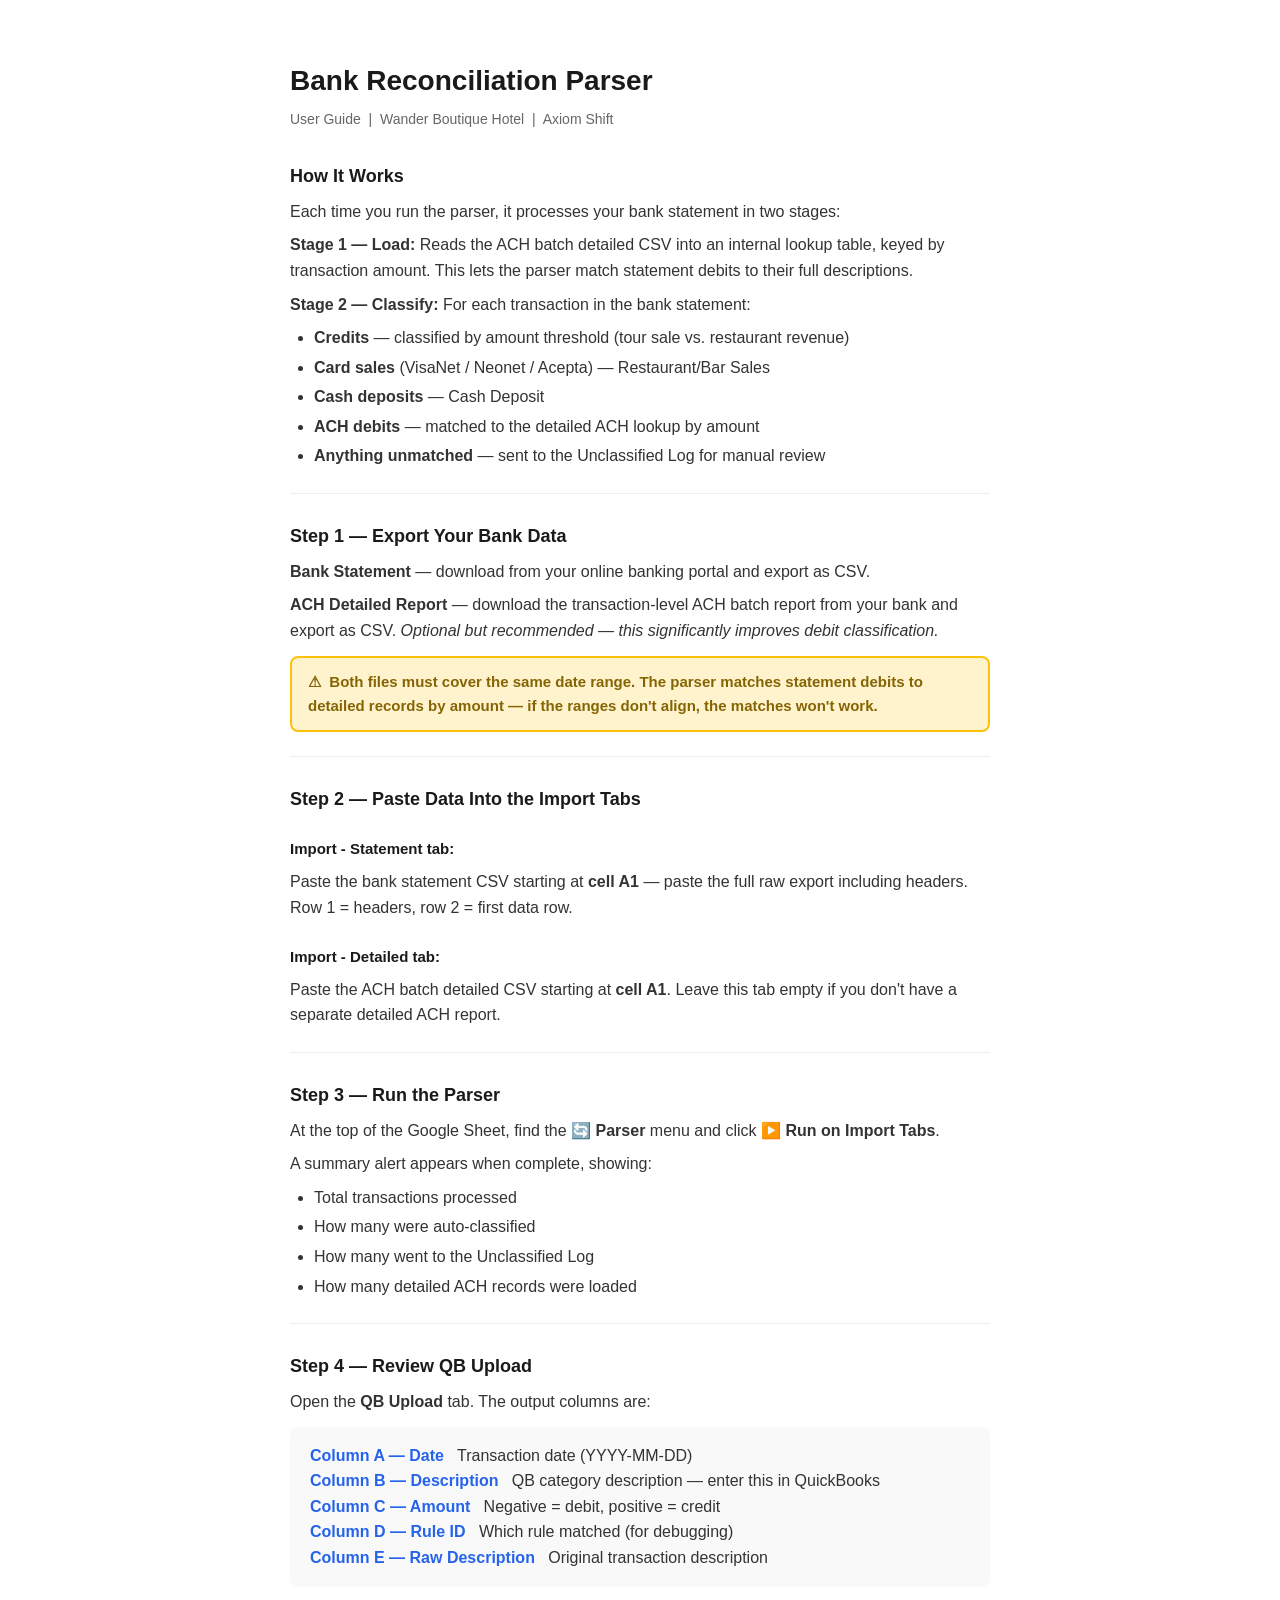
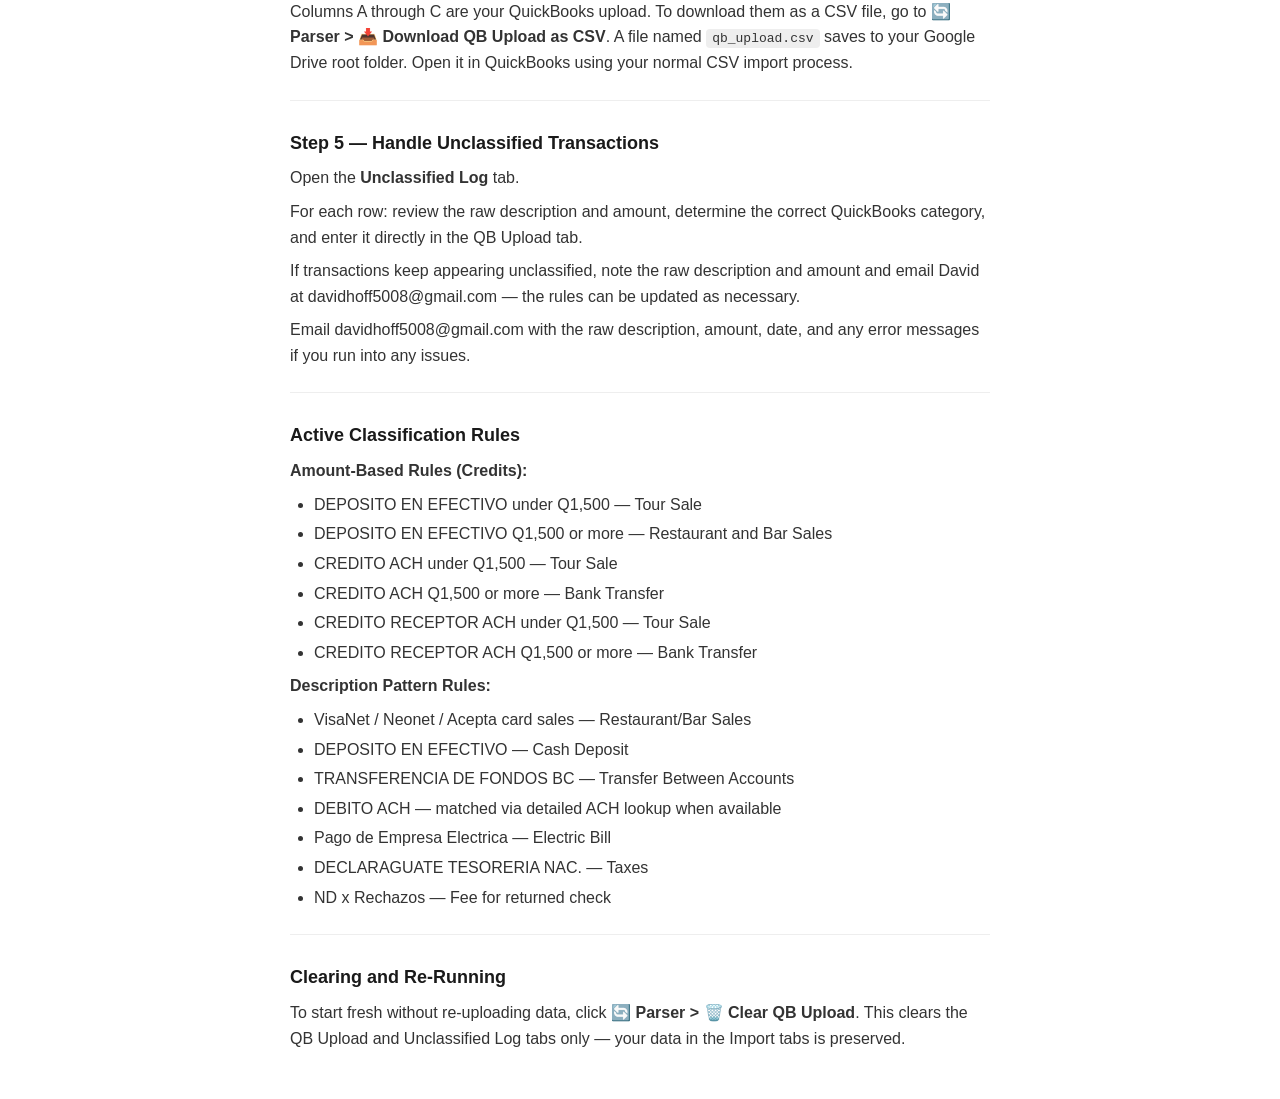
<file: USER_GUIDE.html>
<!DOCTYPE html>
<html>
<head>
<style>
  body { font-family: Arial, sans-serif; max-width: 700px; margin: 0 auto; padding: 40px 20px; color: #333; line-height: 1.6; }
  h1 { font-size: 28px; color: #1a1a1a; margin-bottom: 4px; }
  h2 { font-size: 18px; color: #1a1a1a; margin-top: 28px; margin-bottom: 8px; }
  h3 { font-size: 14px; color: #555; margin-top: 20px; margin-bottom: 6px; }
  .subtitle { color: #666; font-size: 14px; margin-bottom: 32px; }
  p { margin: 8px 0; }
  .note { color: #666; font-size: 12px; font-style: italic; }
  ol, ul { margin: 8px 0; padding-left: 24px; }
  li { margin: 4px 0; }
  .tab-list { background: #f9f9f9; padding: 16px 20px; border-radius: 8px; margin: 12px 0; }
  .tab-name { font-weight: bold; color: #2563eb; }
  code { background: #eee; padding: 2px 6px; border-radius: 4px; }
  .step-header { font-weight: bold; font-size: 15px; color: #1a1a1a; margin-top: 24px; }
  .divider { border: none; border-top: 1px solid #eee; margin: 24px 0; }
</style>
</head>
<body>
<h1>Bank Reconciliation Parser</h1>
<div class="subtitle">User Guide &nbsp;|&nbsp; Wander Boutique Hotel &nbsp;|&nbsp; Axiom Shift</div>

<h2>How It Works</h2>
<p>Each time you run the parser, it processes your bank statement in two stages:</p>
<p><strong>Stage 1 — Load:</strong> Reads the ACH batch detailed CSV into an internal lookup table, keyed by transaction amount. This lets the parser match statement debits to their full descriptions.</p>
<p><strong>Stage 2 — Classify:</strong> For each transaction in the bank statement:</p>
<ul>
  <li><strong>Credits</strong> — classified by amount threshold (tour sale vs. restaurant revenue)</li>
  <li><strong>Card sales</strong> (VisaNet / Neonet / Acepta) — Restaurant/Bar Sales</li>
  <li><strong>Cash deposits</strong> — Cash Deposit</li>
  <li><strong>ACH debits</strong> — matched to the detailed ACH lookup by amount</li>
  <li><strong>Anything unmatched</strong> — sent to the Unclassified Log for manual review</li>
</ul>

<hr class="divider">

<h2>Step 1 — Export Your Bank Data</h2>
<p><strong>Bank Statement</strong> — download from your online banking portal and export as CSV.</p>
<p><strong>ACH Detailed Report</strong> — download the transaction-level ACH batch report from your bank and export as CSV. <em>Optional but recommended — this significantly improves debit classification.</em></p>
<p style="background:#fff3cd; border:2px solid #ffc107; border-radius:8px; padding:12px 16px; font-weight:bold; font-size:15px; color:#856404; margin-top:12px;">⚠ &nbsp;Both files must cover the same date range. The parser matches statement debits to detailed records by amount — if the ranges don't align, the matches won't work.</p>

<hr class="divider">

<h2>Step 2 — Paste Data Into the Import Tabs</h2>

<p class="step-header">Import - Statement tab:</p>
<p>Paste the bank statement CSV starting at <strong>cell A1</strong> — paste the full raw export including headers. Row 1 = headers, row 2 = first data row.</p>

<p class="step-header">Import - Detailed tab:</p>
<p>Paste the ACH batch detailed CSV starting at <strong>cell A1</strong>. Leave this tab empty if you don't have a separate detailed ACH report.</p>

<hr class="divider">

<h2>Step 3 — Run the Parser</h2>
<p>At the top of the Google Sheet, find the <strong>🔄 Parser</strong> menu and click <strong>▶️ Run on Import Tabs</strong>.</p>
<p>A summary alert appears when complete, showing:</p>
<ul>
  <li>Total transactions processed</li>
  <li>How many were auto-classified</li>
  <li>How many went to the Unclassified Log</li>
  <li>How many detailed ACH records were loaded</li>
</ul>

<hr class="divider">

<h2>Step 4 — Review QB Upload</h2>
<p>Open the <strong>QB Upload</strong> tab. The output columns are:</p>
<div class="tab-list">
  <div><span class="tab-name">Column A — Date</span> &nbsp; Transaction date (YYYY-MM-DD)</div>
  <div><span class="tab-name">Column B — Description</span> &nbsp; QB category description — enter this in QuickBooks</div>
  <div><span class="tab-name">Column C — Amount</span> &nbsp; Negative = debit, positive = credit</div>
  <div><span class="tab-name">Column D — Rule ID</span> &nbsp; Which rule matched (for debugging)</div>
  <div><span class="tab-name">Column E — Raw Description</span> &nbsp; Original transaction description</div>
</div>
<p>Columns A through C are your QuickBooks upload. To download them as a CSV file, go to <strong>🔄 Parser &gt; 📥 Download QB Upload as CSV</strong>. A file named <code>qb_upload.csv</code> saves to your Google Drive root folder. Open it in QuickBooks using your normal CSV import process.</p>

<hr class="divider">

<h2>Step 5 — Handle Unclassified Transactions</h2>
<p>Open the <strong>Unclassified Log</strong> tab.</p>
<p>For each row: review the raw description and amount, determine the correct QuickBooks category, and enter it directly in the QB Upload tab.</p>
<p>If transactions keep appearing unclassified, note the raw description and amount and email David at davidhoff5008@gmail.com — the rules can be updated as necessary.</p>
<p>Email davidhoff5008@gmail.com with the raw description, amount, date, and any error messages if you run into any issues.</p>

<hr class="divider">

<h2>Active Classification Rules</h2>
<p><strong>Amount-Based Rules (Credits):</strong></p>
<ul>
  <li>DEPOSITO EN EFECTIVO under Q1,500 — Tour Sale</li>
  <li>DEPOSITO EN EFECTIVO Q1,500 or more — Restaurant and Bar Sales</li>
  <li>CREDITO ACH under Q1,500 — Tour Sale</li>
  <li>CREDITO ACH Q1,500 or more — Bank Transfer</li>
  <li>CREDITO RECEPTOR ACH under Q1,500 — Tour Sale</li>
  <li>CREDITO RECEPTOR ACH Q1,500 or more — Bank Transfer</li>
</ul>
<p><strong>Description Pattern Rules:</strong></p>
<ul>
  <li>VisaNet / Neonet / Acepta card sales — Restaurant/Bar Sales</li>
  <li>DEPOSITO EN EFECTIVO — Cash Deposit</li>
  <li>TRANSFERENCIA DE FONDOS BC — Transfer Between Accounts</li>
  <li>DEBITO ACH — matched via detailed ACH lookup when available</li>
  <li>Pago de Empresa Electrica — Electric Bill</li>
  <li>DECLARAGUATE TESORERIA NAC. — Taxes</li>
  <li>ND x Rechazos — Fee for returned check</li>
</ul>

<hr class="divider">

<h2>Clearing and Re-Running</h2>
<p>To start fresh without re-uploading data, click <strong>🔄 Parser &gt; 🗑️ Clear QB Upload</strong>. This clears the QB Upload and Unclassified Log tabs only — your data in the Import tabs is preserved.</p>

</body>
</html>
</file>
<file: css/styles.css>
/* ============================================
   Axiom Shift — Main Stylesheet
   ============================================ */

/* CSS Variables */
:root {
  /* Colors */
  --color-primary: #BB0E14;       /* Brand red */
  --color-primary-dark: #8B0B10; /* Darker red for hover */
  --color-secondary: #1a1a1a;     /* Near black */
  --color-accent: #d42028;        /* Brighter red for accents */
  --color-bg-dark: #0f0f0f;       /* Main background */
  --color-bg-card: #1a1a1a;       /* Card/section background */
  --color-text: #f5f5f5;          /* Primary text */
  --color-text-muted: #a3a3a3;    /* Muted text */
  --color-border: #2a2a2a;        /* Border color */
  --color-white: #ffffff;
  
  /* Typography */
  --font-heading: 'Inter', -apple-system, BlinkMacSystemFont, 'Segoe UI', sans-serif;
  --font-body: 'Inter', -apple-system, BlinkMacSystemFont, 'Segoe UI', sans-serif;
  
  /* Spacing */
  --section-padding: 80px 0;
  --container-max: 1200px;
  
  /* Transitions */
  --transition: all 0.3s ease;
}

/* Reset & Base */
*, *::before, *::after {
  box-sizing: border-box;
  margin: 0;
  padding: 0;
}

html {
  scroll-behavior: smooth;
}

body {
  font-family: var(--font-body);
  font-size: 16px;
  line-height: 1.6;
  color: var(--color-text);
  background-color: var(--color-bg-dark);
}

a {
  color: var(--color-primary);
  text-decoration: none;
  transition: var(--transition);
}

a:hover {
  color: var(--color-accent);
}

img {
  max-width: 100%;
  height: auto;
}

/* Container */
.container {
  max-width: var(--container-max);
  margin: 0 auto;
  padding: 0 24px;
}

/* Typography */
h1, h2, h3, h4, h5, h6 {
  font-family: var(--font-heading);
  font-weight: 600;
  line-height: 1.2;
  color: var(--color-white);
}

h1 { font-size: 3rem; }
h2 { font-size: 2.25rem; }
h3 { font-size: 1.5rem; }

p {
  margin-bottom: 1rem;
  color: var(--color-text-muted);
}

/* Buttons */
.btn {
  display: inline-block;
  padding: 14px 32px;
  font-size: 1rem;
  font-weight: 600;
  border: none;
  border-radius: 4px;
  cursor: pointer;
  transition: var(--transition);
}

.btn-primary {
  background-color: var(--color-primary);
  color: var(--color-white);
}

.btn-primary:hover {
  background-color: var(--color-primary-dark);
  color: var(--color-white);
  transform: translateY(-2px);
}

.btn-outline {
  background-color: transparent;
  border: 2px solid var(--color-primary);
  color: var(--color-primary);
}

.btn-outline:hover {
  background-color: var(--color-primary);
  color: var(--color-white);
}

/* Header / Nav */
header {
  position: fixed;
  top: 0;
  left: 0;
  right: 0;
  z-index: 1000;
  background-color: rgba(15, 15, 15, 0.95);
  backdrop-filter: blur(10px);
  border-bottom: 1px solid var(--color-border);
}

nav {
  display: flex;
  justify-content: space-between;
  align-items: center;
  padding: 16px 0;
}

.logo {
  font-size: 1.5rem;
  font-weight: 700;
  color: var(--color-white);
}

.logo img {
  height: 80px;
  width: auto;
}

.nav-links {
  display: flex;
  gap: 32px;
  list-style: none;
}

.nav-links a {
  color: var(--color-text-muted);
  font-weight: 500;
  font-size: 0.95rem;
}

.nav-links a:hover {
  color: var(--color-primary);
}

/* Hero Section */
.hero {
  min-height: 100vh;
  display: flex;
  align-items: center;
  padding: 120px 0 80px;
  background: linear-gradient(135deg, var(--color-bg-dark) 0%, #1a1a1a 100%);
  position: relative;
  overflow: hidden;
}

.hero::before {
  content: '';
  position: absolute;
  left: 50%;
  top: 45%;
  transform: translate(-50%, -50%);
  width: min(100vw, 1000px);
  height: min(100vw, 1000px);
  background: url('../images/logo-triangle-nobg.png') center/contain no-repeat;
  opacity: 0.12;
  z-index: 1;
  pointer-events: none;
}

.hero-content {
  position: relative;
  z-index: 2;
  max-width: 700px;
}

.hero h1 {
  font-size: 3.5rem;
  margin-bottom: 24px;
  line-height: 1.1;
}

.hero h1 span {
  color: var(--color-primary);
}

.hero p {
  font-size: 1.25rem;
  margin-bottom: 32px;
  color: var(--color-text-muted);
}

.hero-buttons {
  display: flex;
  gap: 16px;
}

/* Section Styling */
section {
  padding: var(--section-padding);
}

.section-header {
  text-align: center;
  margin-bottom: 64px;
}

.section-header h2 {
  margin-bottom: 16px;
}

.section-header p {
  max-width: 600px;
  margin: 0 auto;
}

/* Services Section */
.services {
  background-color: var(--color-bg-card);
}

.services-grid {
  display: grid;
  grid-template-columns: repeat(auto-fit, minmax(300px, 1fr));
  gap: 32px;
}

.service-card {
  background: var(--color-bg-dark);
  padding: 40px;
  border-radius: 8px;
  border: 1px solid var(--color-border);
  transition: var(--transition);
}

.service-card:hover {
  border-color: var(--color-primary);
  transform: translateY(-4px);
}

.service-card h3 {
  color: var(--color-primary);
  margin-bottom: 16px;
  font-size: 1.25rem;
}

.service-card p {
  color: var(--color-text-muted);
  font-size: 0.95rem;
}

/* Process Section */
.process-grid {
  display: grid;
  grid-template-columns: repeat(auto-fit, minmax(250px, 1fr));
  gap: 48px;
}

.process-step {
  text-align: center;
}

.step-number {
  width: 60px;
  height: 60px;
  background-color: var(--color-primary);
  border-radius: 50%;
  display: flex;
  align-items: center;
  justify-content: center;
  font-size: 1.5rem;
  font-weight: 700;
  color: var(--color-white);
  margin: 0 auto 24px;
}

.process-step h3 {
  margin-bottom: 12px;
}

.process-step p {
  font-size: 0.95rem;
}

/* About / Why Section */
.about {
  background-color: var(--color-bg-card);
}

.about-content {
  display: grid;
  grid-template-columns: 1fr 1fr;
  gap: 64px;
  align-items: center;
}

.about-text h2 {
  margin-bottom: 24px;
}

.about-features {
  display: grid;
  grid-template-columns: repeat(2, 1fr);
  gap: 24px;
  margin-top: 32px;
}

.feature-item {
  display: flex;
  gap: 16px;
  align-items: flex-start;
}

.feature-icon {
  width: 40px;
  height: 40px;
  background-color: var(--color-primary);
  border-radius: 8px;
  display: flex;
  align-items: center;
  justify-content: center;
  flex-shrink: 0;
}

.feature-icon svg {
  width: 20px;
  height: 20px;
  fill: var(--color-white);
}

.feature-item h4 {
  font-size: 1rem;
  margin-bottom: 4px;
  color: var(--color-white);
}

.feature-item p {
  font-size: 0.9rem;
  margin: 0;
}

/* Contact Section */
.contact {
  background-color: var(--color-bg-dark);
}

.contact-wrapper {
  display: grid;
  grid-template-columns: 1fr 1fr;
  gap: 64px;
}

.contact-info h2 {
  margin-bottom: 24px;
}

.contact-info p {
  margin-bottom: 32px;
}

.contact-details {
  display: flex;
  flex-direction: column;
  gap: 16px;
}

.contact-item {
  display: flex;
  align-items: center;
  gap: 12px;
  color: var(--color-text-muted);
}

.contact-item svg {
  width: 20px;
  height: 20px;
  fill: var(--color-primary);
}

.contact-form {
  background: var(--color-bg-card);
  padding: 40px;
  border-radius: 8px;
  border: 1px solid var(--color-border);
}

.form-group {
  margin-bottom: 24px;
}

.form-group label {
  display: block;
  margin-bottom: 8px;
  font-weight: 500;
  color: var(--color-text);
}

.form-group input,
.form-group textarea {
  width: 100%;
  padding: 14px;
  background-color: var(--color-bg-dark);
  border: 1px solid var(--color-border);
  border-radius: 4px;
  color: var(--color-text);
  font-family: var(--font-body);
  font-size: 1rem;
}

.form-group input:focus,
.form-group textarea:focus {
  outline: none;
  border-color: var(--color-primary);
}

.form-group textarea {
  min-height: 120px;
  resize: vertical;
}

/* Footer */
footer {
  background-color: var(--color-secondary);
  padding: 48px 0 24px;
  border-top: 1px solid var(--color-border);
}

.footer-content {
  display: flex;
  justify-content: space-between;
  align-items: center;
  margin-bottom: 32px;
}

.footer-logo {
  font-size: 1.25rem;
  font-weight: 700;
  color: var(--color-white);
}

.footer-links {
  display: flex;
  gap: 32px;
  list-style: none;
}

.footer-links a {
  color: var(--color-text-muted);
  font-size: 0.9rem;
}

.footer-bottom {
  text-align: center;
  padding-top: 24px;
  border-top: 1px solid var(--color-border);
}

.footer-bottom p {
  font-size: 0.85rem;
  color: var(--color-text-muted);
  margin: 0;
}

/* Responsive */
@media (max-width: 768px) {
  h1 { font-size: 2.5rem; }
  h2 { font-size: 1.75rem; }
  
  .hero h1 { font-size: 2.5rem; }
  .hero { padding: 100px 0 60px; }
  
  .nav-links { display: none; }
  
  .about-content,
  .contact-wrapper {
    grid-template-columns: 1fr;
    gap: 48px;
  }
  
  .hero-buttons {
    flex-direction: column;
  }
  
  .services-grid,
  .process-grid {
    grid-template-columns: 1fr;
  }
}

/* Utility Classes */
.text-center { text-align: center; }
.mb-0 { margin-bottom: 0; }
</file>
